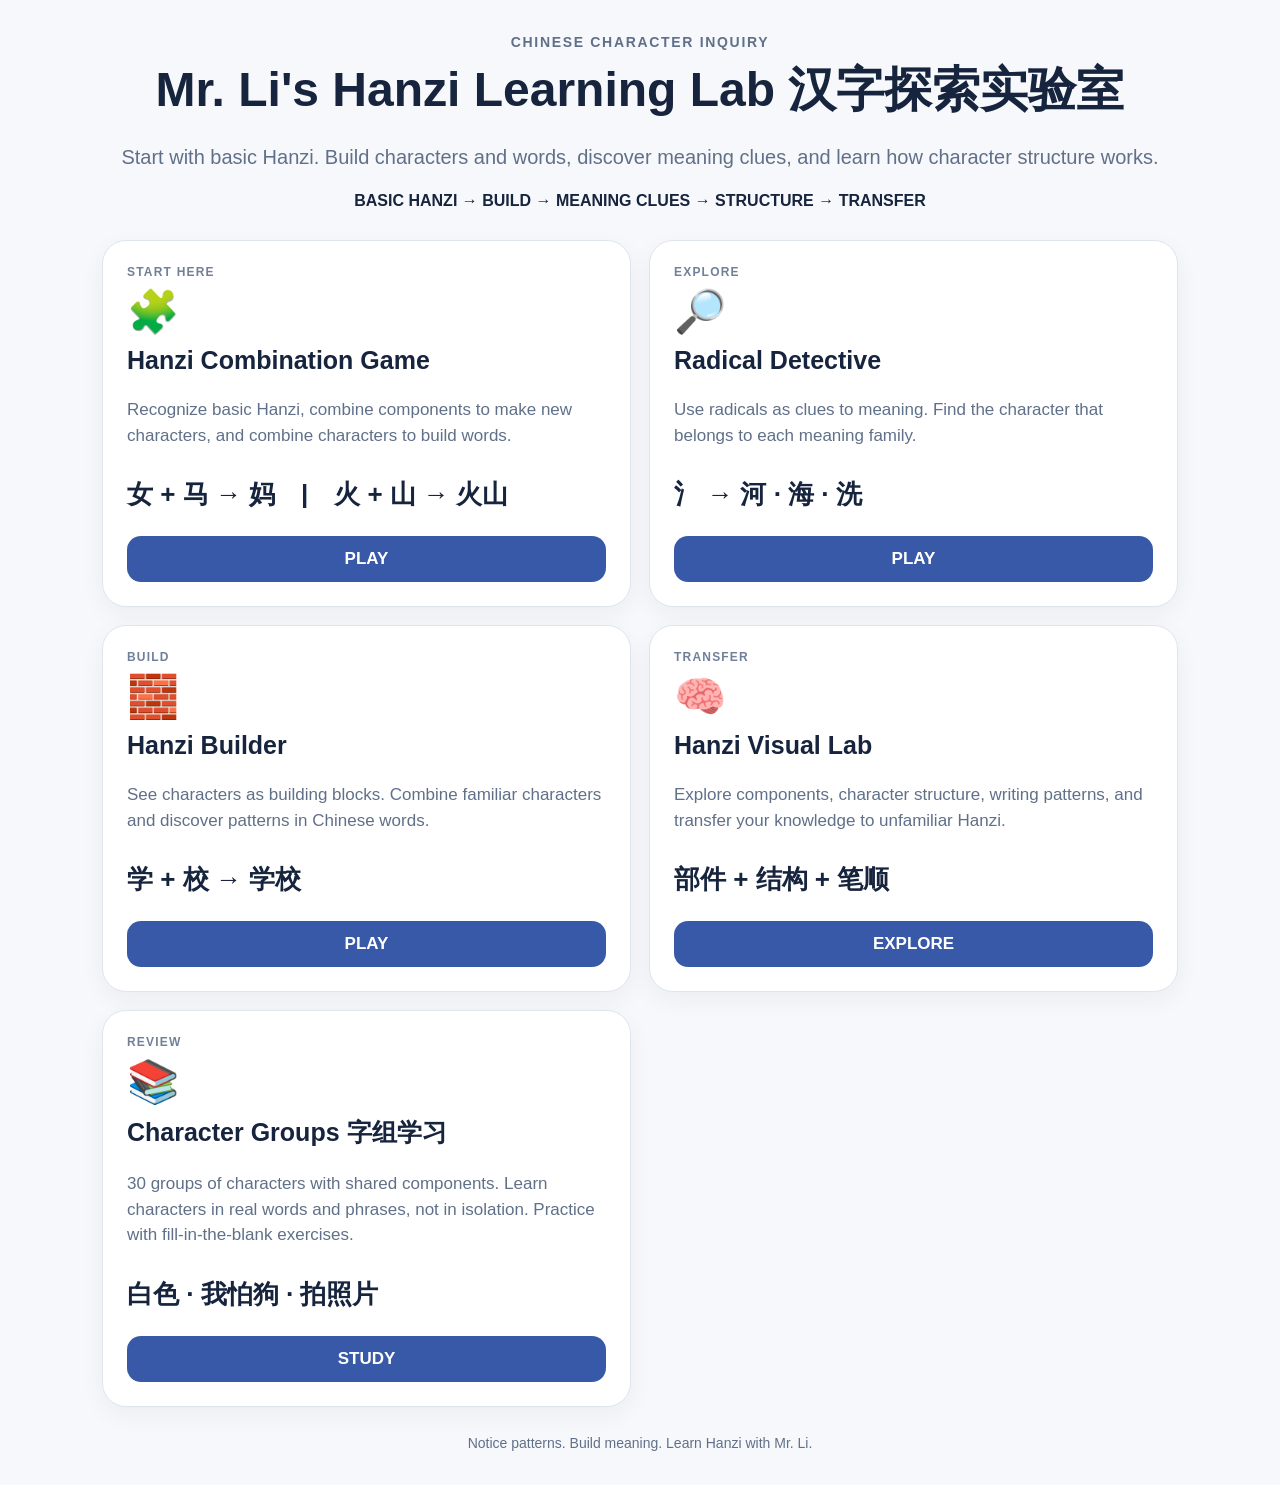
<file: index.html>
<!doctype html>
<html lang="en">
<head>
<meta charset="utf-8">
<meta name="viewport" content="width=device-width,initial-scale=1">
<title>Mr. Li's Hanzi Learning Lab</title>
<style>
*{box-sizing:border-box}body{margin:0;background:#f7f8fb;color:#17243d;font-family:Arial,"Noto Sans",sans-serif}
.wrap{max-width:1120px;margin:auto;padding:34px 22px}.hero{text-align:center;margin-bottom:30px}
.kicker{font-size:14px;font-weight:900;letter-spacing:.12em;color:#607089}.hero h1{font-size:48px;margin:8px 0}.cn{font-family:"PingFang SC","Microsoft YaHei",sans-serif}
.hero p{font-size:20px;color:#607089;line-height:1.5}.path{font-weight:800;margin-top:14px}
.grid{display:grid;grid-template-columns:repeat(2,1fr);gap:18px}.card{background:white;border:1px solid #dfe5ee;border-radius:24px;padding:24px;box-shadow:0 8px 24px #17243d0d;display:flex;flex-direction:column}
.step{font-size:12px;font-weight:900;letter-spacing:.1em;color:#718099}.icon{font-size:42px;margin-top:8px}.card h2{font-size:25px;margin:10px 0 5px}.card p{color:#607089;font-size:17px;line-height:1.5;flex:1}.example{font-size:26px;font-weight:800;margin:12px 0}.btn{display:block;text-align:center;text-decoration:none;background:#3859a8;color:white;border-radius:14px;padding:13px 16px;font-size:17px;font-weight:900;margin-top:12px}
.footer{text-align:center;color:#607089;margin-top:28px;font-size:14px}
@media(max-width:800px){.grid{grid-template-columns:1fr}.hero h1{font-size:38px}}
</style>
</head>
<body><main class="wrap">
<section class="hero"><div class="kicker">CHINESE CHARACTER INQUIRY</div>
<h1>Mr. Li's Hanzi Learning Lab <span class="cn">汉字探索实验室</span></h1>
<p>Start with basic Hanzi. Build characters and words, discover meaning clues, and learn how character structure works.</p>
<div class="path">BASIC HANZI → BUILD → MEANING CLUES → STRUCTURE → TRANSFER</div></section>
<section class="grid">
<article class="card"><div class="step">START HERE</div><div class="icon">🧩</div><h2>Hanzi Combination Game</h2><p>Recognize basic Hanzi, combine components to make new characters, and combine characters to build words.</p><div class="example cn">女 + 马 → 妈　|　火 + 山 → 火山</div><a class="btn" href="hanzi-combination-game.html">PLAY</a></article>
<article class="card"><div class="step">EXPLORE</div><div class="icon">🔎</div><h2>Radical Detective</h2><p>Use radicals as clues to meaning. Find the character that belongs to each meaning family.</p><div class="example cn">氵 → 河 · 海 · 洗</div><a class="btn" href="radical-detective.html">PLAY</a></article>
<article class="card"><div class="step">BUILD</div><div class="icon">🧱</div><h2>Hanzi Builder</h2><p>See characters as building blocks. Combine familiar characters and discover patterns in Chinese words.</p><div class="example cn">学 + 校 → 学校</div><a class="btn" href="hanzi-builder.html">PLAY</a></article>
<article class="card"><div class="step">TRANSFER</div><div class="icon">🧠</div><h2>Hanzi Visual Lab</h2><p>Explore components, character structure, writing patterns, and transfer your knowledge to unfamiliar Hanzi.</p><div class="example cn">部件 + 结构 + 笔顺</div><a class="btn" href="hanzi-visual-lab.html">EXPLORE</a></article>
<article class="card"><div class="step">REVIEW</div><div class="icon">📚</div><h2>Character Groups <span class="cn">字组学习</span></h2><p>30 groups of characters with shared components. Learn characters in real words and phrases, not in isolation. Practice with fill-in-the-blank exercises.</p><div class="example cn">白色 · 我怕狗 · 拍照片</div><a class="btn" href="hanzi-groups.html">STUDY</a></article>
</section>
<div class="footer">Notice patterns. Build meaning. Learn Hanzi with Mr. Li.</div>
</main></body></html>
</file>
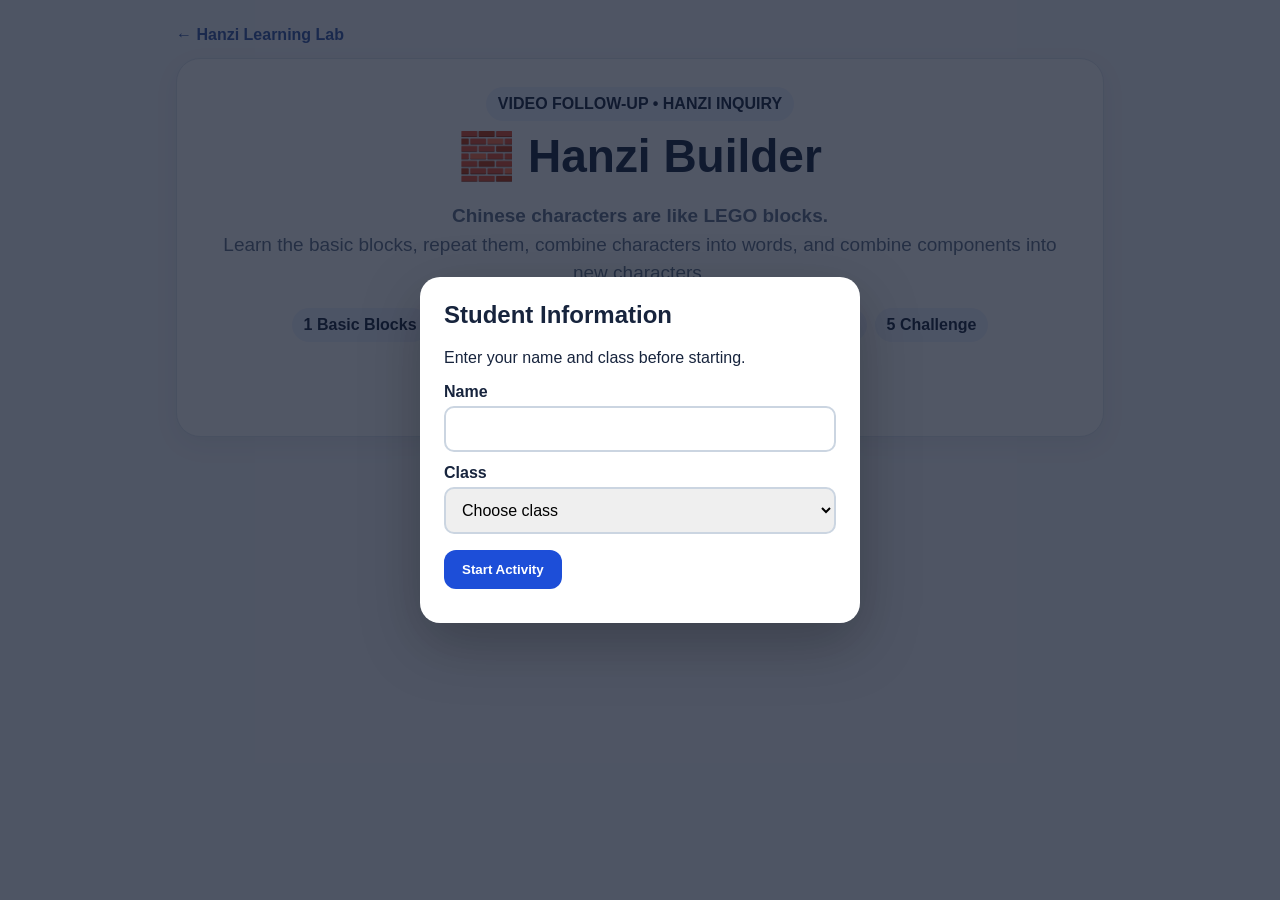
<file: hanzi-builder.html>
<!doctype html>
<html lang="en">
<head>
<meta charset="utf-8"><meta name="viewport" content="width=device-width,initial-scale=1">
<title>Mr. Li's Hanzi Learning Lab — Hanzi Builder — Chinese Characters Are Like LEGO</title>
<style>
*{box-sizing:border-box} body{margin:0;background:#f6f7fb;color:#17243d;font-family:Arial,"Noto Sans",sans-serif}
.wrap{max-width:980px;margin:auto;padding:26px}.nav a{text-decoration:none;color:#3859a8;font-weight:800}
.card{background:#fff;border:1px solid #dfe5ee;border-radius:24px;padding:28px;box-shadow:0 8px 24px #17243d10}
.hero{text-align:center}.hero h1{font-size:46px;margin:8px}.hero p{font-size:19px;color:#607089;line-height:1.5}
.path{display:flex;justify-content:center;gap:8px;flex-wrap:wrap;margin:20px 0}.pill{background:#eef2ff;border-radius:99px;padding:8px 12px;font-weight:800}
.btn{border:0;border-radius:13px;background:#3859a8;color:white;padding:13px 20px;font-size:17px;font-weight:900;cursor:pointer}
.top{display:flex;justify-content:space-between;gap:10px;font-weight:900}.bar{height:11px;background:#e6eaf1;border-radius:99px;overflow:hidden;margin:17px 0 23px}.bar div{height:100%;background:#3859a8}
.level{font-size:13px;font-weight:900;color:#3859a8;letter-spacing:.05em}.q{font-size:25px;font-weight:900;margin:12px 0}.build{font-family:"PingFang SC","Microsoft YaHei",sans-serif;font-size:54px;font-weight:800;text-align:center;margin:25px 0}
.note{text-align:center;color:#607089;margin-top:-12px;margin-bottom:18px}.opts{display:grid;grid-template-columns:1fr 1fr;gap:13px}
.opt{border:2px solid #dfe5ee;background:white;border-radius:17px;padding:17px;cursor:pointer;text-align:center;min-height:82px}.opt:hover{border-color:#8fa0ce}
.hz{font-family:"PingFang SC","Microsoft YaHei",sans-serif;font-size:35px;font-weight:800}.en{font-size:17px;color:#607089;margin-top:4px}
.good{border-color:#218c5b;background:#effaf4}.bad{border-color:#c54a4a;background:#fff1f1}.fb{margin-top:17px;padding:15px;border-radius:14px;background:#f3f5f9;font-size:17px;line-height:1.45;min-height:58px}
.next{text-align:right;margin-top:15px}.concept{margin-top:20px;padding:17px;border:1px solid #dfe5ee;border-radius:16px;background:#fafbfe}.concept b{font-size:18px}
.big{font-size:68px;font-weight:900;color:#d99000}.compare{display:grid;grid-template-columns:1fr 1fr;gap:14px;margin:20px 0}.compare div{border:1px solid #dfe5ee;border-radius:16px;padding:18px}
@media(max-width:650px){.opts,.compare{grid-template-columns:1fr}.hero h1{font-size:36px}.build{font-size:43px}.wrap{padding:14px}}
</style><style>
.student-modal{position:fixed;inset:0;background:rgba(15,23,42,.72);display:flex;align-items:center;justify-content:center;z-index:9999;padding:20px}.student-box{background:#fff;border-radius:20px;padding:24px;max-width:440px;width:100%;box-shadow:0 20px 60px rgba(0,0,0,.25)}.student-box h2{margin-top:0}.student-box label{display:block;font-weight:800;margin:12px 0 5px}.student-box input,.student-box select{width:100%;box-sizing:border-box;padding:12px;border:2px solid #cbd5e1;border-radius:10px;font:inherit}.student-box button,.submit-result-btn{margin-top:16px;border:0;border-radius:12px;padding:12px 18px;background:#1d4ed8;color:#fff;font-weight:800;cursor:pointer}.submit-result-btn:disabled{opacity:.55}.submit-status{margin-top:10px;font-weight:700}
</style></head>
<body><div class="student-modal" id="studentModal"><div class="student-box"><h2>Student Information</h2><p>Enter your name and class before starting.</p><label for="studentName">Name</label><input id="studentName" maxlength="24" autocomplete="name"><label for="studentClass">Class</label><select id="studentClass"><option value="">Choose class</option><option>Grade 6</option><option>Grade 8</option><option>Grade 9</option><option>Grade 10</option><option>Grade 11</option><option>IB DP1</option><option>Other</option></select><button id="studentStart">Start Activity</button><div class="submit-status" id="studentError"></div></div></div><div class="wrap"><div class="nav"><a href="index.html">← Hanzi Learning Lab</a></div><div id="app" style="margin-top:14px"></div></div>
<script>
const Q=[
{l:1,t:"BASIC BUILDING BLOCKS",q:"Which character means “fire”?",b:"🔥",a:"火",o:[["火",""],["木",""],["水",""],["山",""]],fb:"火 means fire. It is one of our basic Hanzi building blocks."},
{l:1,t:"BASIC BUILDING BLOCKS",q:"Which character means “tree / wood”?",b:"🌳",a:"木",o:[["木",""],["人",""],["门",""],["田",""]],fb:"木 means tree or wood."},
{l:1,t:"BASIC BUILDING BLOCKS",q:"Which character means “sun / day”?",b:"☀️",a:"日",o:[["日",""],["月",""],["口",""],["王",""]],fb:"日 means sun and is also used for day."},
{l:1,t:"BASIC BUILDING BLOCKS",q:"Which character means “person”?",b:"🧍",a:"人",o:[["人",""],["女",""],["木",""],["山",""]],fb:"人 means person."},
{l:1,t:"BASIC BUILDING BLOCKS",q:"Which character means “mouth”?",b:"👄",a:"口",o:[["口",""],["门",""],["日",""],["田",""]],fb:"口 means mouth."},
{l:1,t:"BASIC BUILDING BLOCKS",q:"Which character means “door”?",b:"🚪",a:"门",o:[["门",""],["口",""],["山",""],["王",""]],fb:"门 means door."},
{l:1,t:"BASIC BUILDING BLOCKS",q:"Which character means “mountain”?",b:"⛰️",a:"山",o:[["山",""],["水",""],["木",""],["人",""]],fb:"山 means mountain."},
{l:1,t:"BASIC BUILDING BLOCKS",q:"Which character means “water”?",b:"💧",a:"水",o:[["水",""],["火",""],["月",""],["女",""]],fb:"水 means water."},
{l:1,t:"BASIC BUILDING BLOCKS",q:"Which character means “moon / month”?",b:"🌙",a:"月",o:[["月",""],["日",""],["田",""],["门",""]],fb:"月 means moon and is also used for month."},
{l:1,t:"BASIC BUILDING BLOCKS",q:"Which character means “woman”?",b:"👩",a:"女",o:[["女",""],["人",""],["王",""],["口",""]],fb:"女 means woman."},
{l:1,t:"BASIC BUILDING BLOCKS",q:"Which character means “field”?",b:"🌾",a:"田",o:[["田",""],["日",""],["口",""],["门",""]],fb:"田 means field."},
{l:1,t:"BASIC BUILDING BLOCKS",q:"Which character means “king”?",b:"👑",a:"王",o:[["王",""],["人",""],["山",""],["木",""]],fb:"王 means king."},

{l:2,t:"REPEAT THE BLOCK",q:"人 means person. What does 从 mean?",b:"人 + 人 → 从",a:"follow",o:[["follow","follow"],["crowd","crowd"],["forest","forest"],["king","king"]],fb:"从 means follow. Repeating or arranging familiar parts can create a new character."},
{l:2,t:"REPEAT THE BLOCK",q:"What does 众 mean?",b:"人 + 人 + 人 → 众",a:"crowd / many people",o:[["crowd / many people","crowd / many people"],["follow","follow"],["forest","forest"],["family","family"]],fb:"众 means crowd or many people. Notice the repeated 人 shapes."},
{l:2,t:"REPEAT THE BLOCK",q:"木 means tree. What does 林 mean?",b:"木 + 木 → 林",a:"woods / forest",o:[["woods / forest","woods / forest"],["dense forest","dense forest"],["mountain","mountain"],["field","field"]],fb:"林 means woods or forest: more than one tree."},
{l:2,t:"REPEAT THE BLOCK",q:"What does 森 mean?",b:"木 + 木 + 木 → 森",a:"dense forest",o:[["dense forest","dense forest"],["woods","woods"],["water","water"],["door","door"]],fb:"森 suggests a dense forest. Three 木 make the idea stronger."},

{l:3,t:"CHARACTERS BUILD WORDS",q:"Two complete characters stay side by side. What word do they make?",b:"大 + 人 → 大人",a:"adult",o:[["adult","adult"],["big person only","big person only"],["family","family"],["prince","prince"]],fb:"大人 means adult. Here, two complete characters combine to make a WORD."},
{l:3,t:"CHARACTERS BUILD WORDS",q:"What word is built from fire + mountain?",b:"火 + 山 → 火山",a:"volcano",o:[["volcano","volcano"],["forest fire","forest fire"],["hot mountain","hot mountain"],["sunset","sunset"]],fb:"火山 means volcano. 火 and 山 remain two separate characters."},
{l:3,t:"CHARACTERS BUILD WORDS",q:"What word is built from woman + king?",b:"女 + 王 → 女王",a:"queen",o:[["queen","queen"],["woman","woman"],["princess","princess"],["mother","mother"]],fb:"女王 means queen."},
{l:3,t:"CHARACTERS BUILD WORDS",q:"What word is built from king + child?",b:"王 + 子 → 王子",a:"prince",o:[["prince","prince"],["king","king"],["child","child"],["family","family"]],fb:"王子 means prince."},
{l:3,t:"CHARACTERS BUILD WORDS",q:"What word is built from home/family + person?",b:"家 + 人 → 家人",a:"family member(s)",o:[["family member(s)","family member(s)"],["adult","adult"],["queen","queen"],["visitor","visitor"]],fb:"家人 means family member or family members."},

{l:4,t:"COMPONENTS BUILD ONE CHARACTER",q:"These two components fit inside ONE character. What character do they build?",b:"亻 + 木 → ?",a:"休",o:[["休","rest"],["林","forest"],["从","follow"],["问","ask"]],fb:"亻 + 木 → 休 (rest). The parts fit together inside ONE character."},
{l:4,t:"COMPONENTS BUILD ONE CHARACTER",q:"What character is built from 女 + 马?",b:"女 + 马 → ?",a:"妈",o:[["妈","mom"],["好","good"],["安","safe / peaceful"],["女王","queen"]],fb:"女 + 马 → 妈 (mom). 妈 is ONE character."},
{l:4,t:"COMPONENTS BUILD ONE CHARACTER",q:"What character is built from 日 + 月?",b:"日 + 月 → ?",a:"明",o:[["明","bright"],["问","ask"],["休","rest"],["森","dense forest"]],fb:"日 + 月 → 明 (bright). Two components form ONE character."},
{l:4,t:"COMPONENTS BUILD ONE CHARACTER",q:"What character is built from 门 + 口?",b:"门 + 口 → ?",a:"问",o:[["问","ask"],["明","bright"],["安","safe"],["妈","mom"]],fb:"门 + 口 → 问 (ask). The 口 sits inside 门."},
{l:4,t:"COMPONENTS BUILD ONE CHARACTER",q:"What character is built from 女 + 子?",b:"女 + 子 → ?",a:"好",o:[["好","good"],["妈","mom"],["安","safe"],["休","rest"]],fb:"女 + 子 → 好 (good). Two components build ONE Hanzi."},
{l:4,t:"COMPONENTS BUILD ONE CHARACTER",q:"What character is built from roof radical 宀 + 女?",b:"宀 + 女 → ?",a:"安",o:[["安","safe / peaceful"],["家","home"],["好","good"],["问","ask"]],fb:"宀 + 女 → 安 (safe / peaceful). Notice the top–bottom structure."},

{l:5,t:"HANZI LEGO CHALLENGE",q:"Which example makes TWO characters — a word — rather than ONE character?",b:"WORD or CHARACTER?",a:"火山",o:[["火山","volcano"],["明","bright"],["好","good"],["休","rest"]],fb:"火山 is a WORD made of two complete characters: 火 + 山."},
{l:5,t:"HANZI LEGO CHALLENGE",q:"Which example is ONE character built from components?",b:"WORD or CHARACTER?",a:"妈",o:[["妈","mom"],["女王","queen"],["王子","prince"],["家人","family"]],fb:"妈 is ONE character built from 女 + 马."}
];

let i=0,score=0,locked=false; const A=document.getElementById("app");
function shuffle(a){return [...a].sort(()=>Math.random()-.5)}
function intro(){A.innerHTML=`<div class="card hero"><div class="pill" style="display:inline-block">VIDEO FOLLOW-UP • HANZI INQUIRY</div><h1>🧱 Hanzi Builder</h1><p><b>Chinese characters are like LEGO blocks.</b><br>Learn the basic blocks, repeat them, combine characters into words, and combine components into new characters.</p><div class="path"><span class="pill">1 Basic Blocks</span><span class="pill">2 Repeat</span><span class="pill">3 Build Words</span><span class="pill">4 Build One Character</span><span class="pill">5 Challenge</span></div><button class="btn" onclick="start()">Start Building</button></div>`}
function start(){i=0;score=0;show()}
function show(){locked=false;let x=Q[i],opts=shuffle(x.o);A.innerHTML=`<div class="top"><span>${x.t}</span><span>Score: ${score}/${i}</span></div><div class="bar"><div style="width:${i/Q.length*100}%"></div></div><div class="card"><div class="level">LEVEL ${x.l} • QUESTION ${i+1} OF ${Q.length}</div><div class="q">${x.q}</div><div class="build">${x.b}</div><div class="opts">${opts.map(o=>`<button class="opt" data-v="${o[0]}" onclick="pick(this)"><div class="hz">${/^[\u3400-\u9fff]+$/.test(o[0])?o[0]:''}</div>${o[1]?`<div class="en">${o[1]}</div>`:""}</button>`).join("")}</div><div class="fb" id="fb">Look for known blocks. Use the structure as evidence.</div><div class="next"><button class="btn" id="next" onclick="next()" disabled>Next →</button></div></div>`}
function pick(el){if(locked)return;locked=true;let x=Q[i],ok=el.dataset.v===x.a;if(ok)score++;document.querySelectorAll(".opt").forEach(b=>{if(b.dataset.v===x.a)b.classList.add("good");else if(b===el)b.classList.add("bad")});document.getElementById("fb").innerHTML=(ok?"✅ <b>Correct.</b> ":"💡 <b>Look again.</b> ")+x.fb;document.getElementById("next").disabled=false}
function next(){i++;if(i<Q.length)show();else finish()}
function finish(){A.innerHTML=`<div class="card hero"><div class="pill" style="display:inline-block">BUILD COMPLETE</div><div class="big">${score}/${Q.length}</div><h1>Now you can see the system.</h1><div class="compare"><div><b>COMPONENTS → ONE CHARACTER</b><div class="build" style="font-size:35px">女 + 马 → 妈</div><p>Parts fit together inside one square character.</p></div><div><b>CHARACTERS → A WORD</b><div class="build" style="font-size:35px">火 + 山 → 火山</div><p>Complete characters stay separate and combine their meanings.</p></div></div><div class="concept"><b>Big Idea</b><p>Hanzi is not a collection of random pictures. Known parts can repeat, combine, and help us understand unfamiliar characters and words.</p></div><p><button class="btn" onclick="start()">Play Again</button></p><button class="submit-result-btn" id="submitResult">Submit result to Mr. Li</button><div class="submit-status" id="submitMsg"></div></div>`;document.getElementById("submitResult").onclick=()=>sendStudentResult({totalQuestions:Q.length,correct:score,totalAttempts:Q.length,buildFirstTryRate:Q.length?score/Q.length:""},document.getElementById("submitResult"),document.getElementById("submitMsg"))}
intro();
</script><script>
const RESULTS_ENDPOINT="https://script.google.com/macros/s/AKfycbxfFi4GnZp_uFTdR16jCefO8D1cRzz0hBO-C5ACpM8GPMN3k2M3tRWYL3Eckgjf7sUr/exec";
const GAME_NAME="Hanzi Builder 1.0";
let studentProfile=null, activityStartedAt=Date.now();
(function(){
 const saved=JSON.parse(localStorage.getItem("hanziStudentProfile")||"null");
 if(saved){document.getElementById("studentName").value=saved.nickname||"";document.getElementById("studentClass").value=saved.className||"";}
 document.getElementById("studentStart").onclick=()=>{
  const nickname=document.getElementById("studentName").value.trim(),className=document.getElementById("studentClass").value;
  if(!nickname||!className){document.getElementById("studentError").textContent="Please enter your name and choose your class.";return;}
  studentProfile={nickname,className};localStorage.setItem("hanziStudentProfile",JSON.stringify(studentProfile));activityStartedAt=Date.now();document.getElementById("studentModal").style.display="none";
 };
})();
async function sendStudentResult(metrics,btn,msg){
 if(!studentProfile){msg.textContent="Name and class are missing.";return;}
 btn.disabled=true;msg.textContent="Submitting…";
 const total=Number(metrics.totalQuestions||0), correct=Number(metrics.correct||0);
 const result={submittedAt:new Date().toISOString(),className:studentProfile.className,nickname:studentProfile.nickname,completed:"Yes",durationMinutes:Math.max(1,Math.round((Date.now()-activityStartedAt)/60000)),totalQuestions:total,firstTryCorrect:correct,firstTryRate:total?correct/total:0,totalAttempts:Number(metrics.totalAttempts||total),extraAttempts:Math.max(0,Number(metrics.totalAttempts||total)-total),meaningsReviewed:metrics.meaningsReviewed||"",buildFirstTryRate:metrics.buildFirstTryRate||"",strokeOrderFirstTryRate:metrics.strokeOrderFirstTryRate||"",mixedChallengeFirstTryRate:metrics.mixedChallengeFirstTryRate||"",hardestItems:metrics.hardestItems||"",gameVersion:GAME_NAME,submissionId:(globalThis.crypto?.randomUUID?.()||Date.now()+"-"+Math.random().toString(16).slice(2))};
 try{await fetch(RESULTS_ENDPOINT,{method:"POST",mode:"no-cors",headers:{"Content-Type":"text/plain;charset=utf-8"},body:JSON.stringify(result)});msg.textContent="Result submitted to Mr. Li.";btn.textContent="Submitted";}
 catch(e){msg.textContent="Submission did not work. Please tell Mr. Li.";btn.disabled=false;}
}
</script></body></html>
</file>
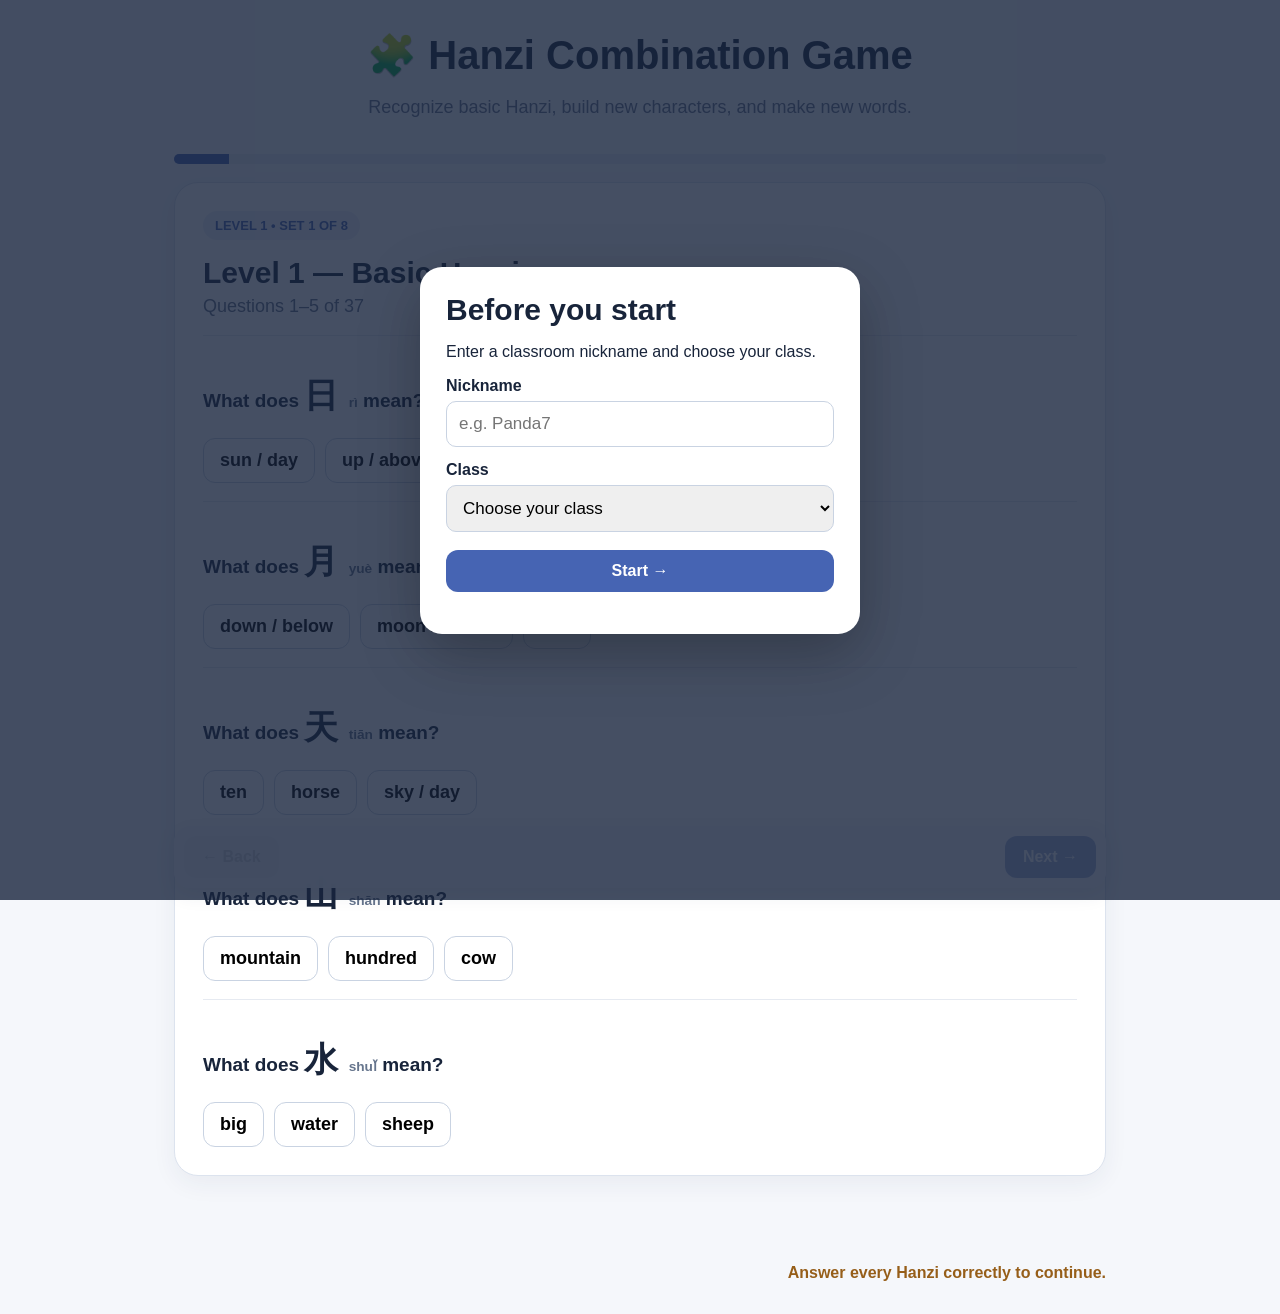
<file: hanzi-combination-game.html>
<!doctype html><html lang="en"><head><meta charset="utf-8"><meta name="viewport" content="width=device-width,initial-scale=1"><title>Mr. Li's Hanzi Learning Lab — Hanzi Combination Game</title>
<style>
*{box-sizing:border-box}body{margin:0;font-family:Arial,"Noto Sans SC","PingFang SC","Microsoft YaHei",sans-serif;background:#f5f7fb;color:#18243a}.wrap{max-width:980px;margin:auto;padding:24px}.hero{text-align:center}.hero h1{font-size:40px;margin:8px}.hero p,.sub{color:#65728a;font-size:18px}.progress{height:10px;background:#e6ebf3;border-radius:99px;overflow:hidden;margin:18px 0}.bar{height:100%;background:#4664b3;transition:.25s}.card{background:#fff;border:1px solid #dce3ee;border-radius:24px;padding:28px;box-shadow:0 8px 24px #2436580f;min-height:500px}.badge{display:inline-block;background:#edf1fb;color:#4664b3;border-radius:999px;padding:7px 12px;font-size:13px;font-weight:800}h2{font-size:30px;margin:16px 0 6px}.note{margin:18px 0;background:#fff7df;border-radius:14px;padding:14px 16px}.question{margin-top:18px;padding-top:18px;border-top:1px solid #e6eaf1}.question h3{font-size:19px}.hanzi-q{font-size:34px}.pinyin{font-size:.72em;font-weight:600;color:#66758d;margin-left:5px}.opts{display:flex;gap:10px;flex-wrap:wrap}.opt{background:#fff;border:1px solid #c9d3e2;border-radius:12px;padding:11px 16px;font-size:18px;font-weight:700;cursor:pointer}.opt.correct{background:#edf8f0;border:2px solid #4f9966}.opt.wrong{background:#fff0f0;border:2px solid #cb7070}.feedback{display:none;margin-top:10px;font-weight:800}.feedback.show{display:block}.feedback.good{color:#35764a}.feedback.try{color:#a54d4d}.controls{display:flex;justify-content:space-between;margin-top:18px;position:sticky;bottom:12px;z-index:20;background:#f5f7fbeF;padding:10px;border-radius:16px;box-shadow:0 6px 20px #24365818;backdrop-filter:blur(8px)}.btn{border:0;border-radius:12px;padding:12px 18px;font-weight:800;font-size:16px;cursor:pointer}.primary{background:#4664b3;color:#fff}.secondary{background:#e9edf5}.btn:disabled{opacity:.45;cursor:not-allowed}.status{text-align:right;color:#965e19;font-weight:700;margin-top:8px;padding-bottom:8px}.pair{font-size:40px;font-weight:800;text-align:center;margin:18px}.scorebox{text-align:center;padding:24px}.score{font-size:58px;font-weight:900}.small{font-size:14px;color:#78849a}@media(max-width:720px){.hero h1{font-size:32px}.card{padding:20px}}
.studentbar{display:flex;gap:10px;justify-content:center;align-items:center;flex-wrap:wrap;margin:12px 0;color:#65728a;font-weight:700}.modal{position:fixed;inset:0;background:#17243dcc;display:flex;align-items:center;justify-content:center;z-index:99;padding:20px}.modal.hidden{display:none}.modalbox{background:white;border-radius:22px;padding:26px;max-width:440px;width:100%;box-shadow:0 20px 60px #0004}.modalbox h2{margin-top:0}.modalbox label{display:block;font-weight:800;margin:14px 0 6px}.modalbox input,.modalbox select{width:100%;padding:12px;border:1px solid #c9d3e2;border-radius:10px;font-size:17px}.modalbox .btn{width:100%;margin-top:18px}.submitmsg{text-align:center;font-weight:800;margin-top:12px;color:#35764a}</style></head><body><div class="wrap"><div class="hero"><h1>🧩 Hanzi Combination Game</h1><p>Recognize basic Hanzi, build new characters, and make new words.</p><div class="studentbar" id="studentbar"></div></div>
<div class="modal" id="studentModal"><div class="modalbox"><h2>Before you start</h2><p>Enter a classroom nickname and choose your class.</p><label>Nickname</label><input id="nickname" maxlength="24" placeholder="e.g. Panda7"><label>Class</label><select id="className"><option value="">Choose your class</option><option>Grade 6</option><option>Grade 8</option><option>Grade 9</option><option>Grade 10</option><option>Grade 11</option><option>IB DP1</option><option>Other</option></select><button class="btn primary" id="startGame">Start →</button><div id="profileError" class="status"></div></div></div><div class="progress"><div class="bar" id="bar"></div></div><main class="card" id="card"></main><div class="controls"><button class="btn secondary" id="back">← Back</button><button class="btn primary" id="next">Next →</button></div><div class="status" id="status"></div></div>
<script>
const BASIC_PAGES=8;
const RESULTS_ENDPOINT="https://script.google.com/macros/s/AKfycbxfFi4GnZp_uFTdR16jCefO8D1cRzz0hBO-C5ACpM8GPMN3k2M3tRWYL3Eckgjf7sUr/exec";
let profile=null;
const savedProfile=JSON.parse(localStorage.getItem("hanziStudentProfile")||"null");
let startedAt=Date.now();
const attemptLog={};
const firstTryLog={};
function updateStudentBar(){document.getElementById("studentbar").textContent=profile?profile.nickname+" · "+profile.className:"";}
document.getElementById("startGame").onclick=()=>{const nickname=document.getElementById("nickname").value.trim(),className=document.getElementById("className").value;if(nickname.length<2||!className){document.getElementById("profileError").textContent="Enter a nickname and choose your class.";return}profile={nickname,className};localStorage.setItem("hanziStudentProfile",JSON.stringify(profile));document.getElementById("studentModal").classList.add("hidden");startedAt=Date.now();updateStudentBar();};
if(savedProfile){document.getElementById("nickname").value=savedProfile.nickname||"";document.getElementById("className").value=savedProfile.className||"";}updateStudentBar();
const screens=[
{title:'Level 1 — Basic Hanzi',sub:'Questions 1–5 of 37',body:'<div class="question"><h3>What does <span class="hanzi-q">日</span> <span class="pinyin">rì</span> mean?</h3><div class="opts"><button class="opt" data-ok="1">sun / day</button><button class="opt" data-ok="0">up / above</button><button class="opt" data-ok="0">ear</button></div><div class="feedback" data-success="Correct! 日 = sun / day"></div></div><div class="question"><h3>What does <span class="hanzi-q">月</span> <span class="pinyin">yuè</span> mean?</h3><div class="opts"><button class="opt" data-ok="0">down / below</button><button class="opt" data-ok="1">moon / month</button><button class="opt" data-ok="0">foot</button></div><div class="feedback" data-success="Correct! 月 = moon / month"></div></div><div class="question"><h3>What does <span class="hanzi-q">天</span> <span class="pinyin">tiān</span> mean?</h3><div class="opts"><button class="opt" data-ok="0">ten</button><button class="opt" data-ok="0">horse</button><button class="opt" data-ok="1">sky / day</button></div><div class="feedback" data-success="Correct! 天 = sky / day"></div></div><div class="question"><h3>What does <span class="hanzi-q">山</span> <span class="pinyin">shān</span> mean?</h3><div class="opts"><button class="opt" data-ok="1">mountain</button><button class="opt" data-ok="0">hundred</button><button class="opt" data-ok="0">cow</button></div><div class="feedback" data-success="Correct! 山 = mountain"></div></div><div class="question"><h3>What does <span class="hanzi-q">水</span> <span class="pinyin">shuǐ</span> mean?</h3><div class="opts"><button class="opt" data-ok="0">big</button><button class="opt" data-ok="1">water</button><button class="opt" data-ok="0">sheep</button></div><div class="feedback" data-success="Correct! 水 = water"></div></div>'},
{title:'Level 1 — Basic Hanzi',sub:'Questions 6–10 of 37',body:'<div class="question"><h3>What does <span class="hanzi-q">火</span> <span class="pinyin">huǒ</span> mean?</h3><div class="opts"><button class="opt" data-ok="0">small</button><button class="opt" data-ok="0">bird</button><button class="opt" data-ok="1">fire</button></div><div class="feedback" data-success="Correct! 火 = fire"></div></div><div class="question"><h3>What does <span class="hanzi-q">木</span> <span class="pinyin">mù</span> mean?</h3><div class="opts"><button class="opt" data-ok="1">tree / wood</button><button class="opt" data-ok="0">mouth</button><button class="opt" data-ok="0">fish</button></div><div class="feedback" data-success="Correct! 木 = tree / wood"></div></div><div class="question"><h3>What does <span class="hanzi-q">上</span> <span class="pinyin">shàng</span> mean?</h3><div class="opts"><button class="opt" data-ok="0">eye</button><button class="opt" data-ok="1">up / above</button><button class="opt" data-ok="0">person</button></div><div class="feedback" data-success="Correct! 上 = up / above"></div></div><div class="question"><h3>What does <span class="hanzi-q">下</span> <span class="pinyin">xià</span> mean?</h3><div class="opts"><button class="opt" data-ok="0">hand</button><button class="opt" data-ok="0">king</button><button class="opt" data-ok="1">down / below</button></div><div class="feedback" data-success="Correct! 下 = down / below"></div></div><div class="question"><h3>What does <span class="hanzi-q">十</span> <span class="pinyin">shí</span> mean?</h3><div class="opts"><button class="opt" data-ok="1">ten</button><button class="opt" data-ok="0">head</button><button class="opt" data-ok="0">vehicle / car</button></div><div class="feedback" data-success="Correct! 十 = ten"></div></div>'},
{title:'Level 1 — Basic Hanzi',sub:'Questions 11–15 of 37',body:'<div class="question"><h3>What does <span class="hanzi-q">百</span> <span class="pinyin">bǎi</span> mean?</h3><div class="opts"><button class="opt" data-ok="0">ear</button><button class="opt" data-ok="1">hundred</button><button class="opt" data-ok="0">rice</button></div><div class="feedback" data-success="Correct! 百 = hundred"></div></div><div class="question"><h3>What does <span class="hanzi-q">大</span> <span class="pinyin">dà</span> mean?</h3><div class="opts"><button class="opt" data-ok="0">foot</button><button class="opt" data-ok="0">field</button><button class="opt" data-ok="1">big</button></div><div class="feedback" data-success="Correct! 大 = big"></div></div><div class="question"><h3>What does <span class="hanzi-q">小</span> <span class="pinyin">xiǎo</span> mean?</h3><div class="opts"><button class="opt" data-ok="1">small</button><button class="opt" data-ok="0">horse</button><button class="opt" data-ok="0">grain / crop</button></div><div class="feedback" data-success="Correct! 小 = small"></div></div><div class="question"><h3>What does <span class="hanzi-q">口</span> <span class="pinyin">kǒu</span> mean?</h3><div class="opts"><button class="opt" data-ok="0">cow</button><button class="opt" data-ok="1">mouth</button><button class="opt" data-ok="0">white</button></div><div class="feedback" data-success="Correct! 口 = mouth"></div></div><div class="question"><h3>What does <span class="hanzi-q">目</span> <span class="pinyin">mù</span> mean?</h3><div class="opts"><button class="opt" data-ok="0">sheep</button><button class="opt" data-ok="0">open</button><button class="opt" data-ok="1">eye</button></div><div class="feedback" data-success="Correct! 目 = eye"></div></div>'},
{title:'Level 1 — Basic Hanzi',sub:'Questions 16–20 of 37',body:'<div class="question"><h3>What does <span class="hanzi-q">手</span> <span class="pinyin">shǒu</span> mean?</h3><div class="opts"><button class="opt" data-ok="1">hand</button><button class="opt" data-ok="0">bird</button><button class="opt" data-ok="0">woman / female</button></div><div class="feedback" data-success="Correct! 手 = hand"></div></div><div class="question"><h3>What does <span class="hanzi-q">头</span> <span class="pinyin">tóu</span> mean?</h3><div class="opts"><button class="opt" data-ok="0">fish</button><button class="opt" data-ok="1">head</button><button class="opt" data-ok="0">work / labor</button></div><div class="feedback" data-success="Correct! 头 = head"></div></div><div class="question"><h3>What does <span class="hanzi-q">耳</span> <span class="pinyin">ěr</span> mean?</h3><div class="opts"><button class="opt" data-ok="0">person</button><button class="opt" data-ok="0">knife</button><button class="opt" data-ok="1">ear</button></div><div class="feedback" data-success="Correct! 耳 = ear"></div></div><div class="question"><h3>What does <span class="hanzi-q">足</span> <span class="pinyin">zú</span> mean?</h3><div class="opts"><button class="opt" data-ok="1">foot</button><button class="opt" data-ok="0">king</button><button class="opt" data-ok="0">door</button></div><div class="feedback" data-success="Correct! 足 = foot"></div></div><div class="question"><h3>What does <span class="hanzi-q">马</span> <span class="pinyin">mǎ</span> mean?</h3><div class="opts"><button class="opt" data-ok="0">vehicle / car</button><button class="opt" data-ok="1">horse</button><button class="opt" data-ok="0">hair / fur</button></div><div class="feedback" data-success="Correct! 马 = horse"></div></div>'},
{title:'Level 1 — Basic Hanzi',sub:'Questions 21–25 of 37',body:'<div class="question"><h3>What does <span class="hanzi-q">牛</span> <span class="pinyin">niú</span> mean?</h3><div class="opts"><button class="opt" data-ok="0">rice</button><button class="opt" data-ok="0">sun / day</button><button class="opt" data-ok="1">cow</button></div><div class="feedback" data-success="Correct! 牛 = cow"></div></div><div class="question"><h3>What does <span class="hanzi-q">羊</span> <span class="pinyin">yáng</span> mean?</h3><div class="opts"><button class="opt" data-ok="1">sheep</button><button class="opt" data-ok="0">field</button><button class="opt" data-ok="0">moon / month</button></div><div class="feedback" data-success="Correct! 羊 = sheep"></div></div><div class="question"><h3>What does <span class="hanzi-q">鸟</span> <span class="pinyin">niǎo</span> mean?</h3><div class="opts"><button class="opt" data-ok="0">grain / crop</button><button class="opt" data-ok="1">bird</button><button class="opt" data-ok="0">sky / day</button></div><div class="feedback" data-success="Correct! 鸟 = bird"></div></div><div class="question"><h3>What does <span class="hanzi-q">鱼</span> <span class="pinyin">yú</span> mean?</h3><div class="opts"><button class="opt" data-ok="0">white</button><button class="opt" data-ok="0">mountain</button><button class="opt" data-ok="1">fish</button></div><div class="feedback" data-success="Correct! 鱼 = fish"></div></div><div class="question"><h3>What does <span class="hanzi-q">人</span> <span class="pinyin">rén</span> mean?</h3><div class="opts"><button class="opt" data-ok="1">person</button><button class="opt" data-ok="0">open</button><button class="opt" data-ok="0">water</button></div><div class="feedback" data-success="Correct! 人 = person"></div></div>'},
{title:'Level 1 — Basic Hanzi',sub:'Questions 26–30 of 37',body:'<div class="question"><h3>What does <span class="hanzi-q">王</span> <span class="pinyin">wáng</span> mean?</h3><div class="opts"><button class="opt" data-ok="0">woman / female</button><button class="opt" data-ok="1">king</button><button class="opt" data-ok="0">fire</button></div><div class="feedback" data-success="Correct! 王 = king"></div></div><div class="question"><h3>What does <span class="hanzi-q">车</span> <span class="pinyin">chē</span> mean?</h3><div class="opts"><button class="opt" data-ok="0">work / labor</button><button class="opt" data-ok="0">tree / wood</button><button class="opt" data-ok="1">vehicle / car</button></div><div class="feedback" data-success="Correct! 车 = vehicle / car"></div></div><div class="question"><h3>What does <span class="hanzi-q">米</span> <span class="pinyin">mǐ</span> mean?</h3><div class="opts"><button class="opt" data-ok="1">rice</button><button class="opt" data-ok="0">knife</button><button class="opt" data-ok="0">up / above</button></div><div class="feedback" data-success="Correct! 米 = rice"></div></div><div class="question"><h3>What does <span class="hanzi-q">田</span> <span class="pinyin">tián</span> mean?</h3><div class="opts"><button class="opt" data-ok="0">door</button><button class="opt" data-ok="1">field</button><button class="opt" data-ok="0">down / below</button></div><div class="feedback" data-success="Correct! 田 = field"></div></div><div class="question"><h3>What does <span class="hanzi-q">禾</span> <span class="pinyin">hé</span> mean?</h3><div class="opts"><button class="opt" data-ok="0">hair / fur</button><button class="opt" data-ok="0">ten</button><button class="opt" data-ok="1">grain / crop</button></div><div class="feedback" data-success="Correct! 禾 = grain / crop"></div></div>'},
{title:'Level 1 — Basic Hanzi',sub:'Questions 31–35 of 37',body:'<div class="question"><h3>What does <span class="hanzi-q">白</span> <span class="pinyin">bái</span> mean?</h3><div class="opts"><button class="opt" data-ok="1">white</button><button class="opt" data-ok="0">sun / day</button><button class="opt" data-ok="0">hundred</button></div><div class="feedback" data-success="Correct! 白 = white"></div></div><div class="question"><h3>What does <span class="hanzi-q">开</span> <span class="pinyin">kāi</span> mean?</h3><div class="opts"><button class="opt" data-ok="0">moon / month</button><button class="opt" data-ok="1">open</button><button class="opt" data-ok="0">big</button></div><div class="feedback" data-success="Correct! 开 = open"></div></div><div class="question"><h3>What does <span class="hanzi-q">女</span> <span class="pinyin">nǚ</span> mean?</h3><div class="opts"><button class="opt" data-ok="0">sky / day</button><button class="opt" data-ok="0">small</button><button class="opt" data-ok="1">woman / female</button></div><div class="feedback" data-success="Correct! 女 = woman / female"></div></div><div class="question"><h3>What does <span class="hanzi-q">工</span> <span class="pinyin">gōng</span> mean?</h3><div class="opts"><button class="opt" data-ok="1">work / labor</button><button class="opt" data-ok="0">mountain</button><button class="opt" data-ok="0">mouth</button></div><div class="feedback" data-success="Correct! 工 = work / labor"></div></div><div class="question"><h3>What does <span class="hanzi-q">刀</span> <span class="pinyin">dāo</span> mean?</h3><div class="opts"><button class="opt" data-ok="0">water</button><button class="opt" data-ok="1">knife</button><button class="opt" data-ok="0">eye</button></div><div class="feedback" data-success="Correct! 刀 = knife"></div></div>'},
{title:'Level 1 — Basic Hanzi',sub:'Questions 36–37 of 37',body:'<div class="question"><h3>What does <span class="hanzi-q">门</span> <span class="pinyin">mén</span> mean?</h3><div class="opts"><button class="opt" data-ok="0">fire</button><button class="opt" data-ok="0">hand</button><button class="opt" data-ok="1">door</button></div><div class="feedback" data-success="Correct! 门 = door"></div></div><div class="question"><h3>What does <span class="hanzi-q">毛</span> <span class="pinyin">máo</span> mean?</h3><div class="opts"><button class="opt" data-ok="1">hair / fur</button><button class="opt" data-ok="0">tree / wood</button><button class="opt" data-ok="0">head</button></div><div class="feedback" data-success="Correct! 毛 = hair / fur"></div></div>'},
{title:'Level 2 — Build ONE New Character',sub:'Two parts can combine inside one square to make one new Hanzi.',body:'<div class="pair">亻 + 木 <span>→</span> 休</div><div class="question"><h3>亻 + 木 makes which ONE character?</h3><div class="opts"><button class="opt" data-ok="1">休</button><button class="opt" data-ok="0">林</button><button class="opt" data-ok="0">人</button></div>\n    <div class="feedback" data-success="Correct! 亻 + 木 → 休"></div></div><div class="question"><h3>日 + 月 makes which ONE character?</h3><div class="opts"><button class="opt" data-ok="1">明</button><button class="opt" data-ok="0">问</button><button class="opt" data-ok="0">好</button></div>\n    <div class="feedback" data-success="Correct! 日 + 月 → 明"></div></div><div class="question"><h3>门 + 口 makes which ONE character?</h3><div class="opts"><button class="opt" data-ok="1">问</button><button class="opt" data-ok="0">明</button><button class="opt" data-ok="0">妈</button></div>\n    <div class="feedback" data-success="Correct! 门 + 口 → 问"></div></div>'},
{title:'Level 2 — Meaning Check',sub:'Check the meaning of the new characters you just built.',body:'<div class="question"><h3>What does <span class="hanzi-q">妈</span> <span class="pinyin">mā</span> mean?</h3><div class="opts"><button class="opt" data-ok="0">bright</button><button class="opt" data-ok="1">mom / mother</button><button class="opt" data-ok="0">forest</button></div><div class="feedback" data-success="Correct! 妈 = mom / mother"></div></div><div class="question"><h3>What does <span class="hanzi-q">明</span> <span class="pinyin">míng</span> mean?</h3><div class="opts"><button class="opt" data-ok="1">bright</button><button class="opt" data-ok="0">rest</button><button class="opt" data-ok="0">mother</button></div><div class="feedback" data-success="Correct! 明 = bright"></div></div><div class="question"><h3>What does <span class="hanzi-q">休</span> <span class="pinyin">xiū</span> mean?</h3><div class="opts"><button class="opt" data-ok="0">forest</button><button class="opt" data-ok="0">bright</button><button class="opt" data-ok="1">rest</button></div><div class="feedback" data-success="Correct! 休 = rest"></div></div><div class="question"><h3>What does <span class="hanzi-q">森</span> <span class="pinyin">sēn</span> mean?</h3><div class="opts"><button class="opt" data-ok="1">forest / dense trees</button><button class="opt" data-ok="0">rest</button><button class="opt" data-ok="0">mother</button></div><div class="feedback" data-success="Correct! 森 = forest / dense trees"></div></div>'},
{title:'Level 3 — More Character Building',sub:'Look at the components. Predict the new character.',body:'<div class="question"><h3>女 + 子 → ?</h3><div class="opts"><button class="opt" data-ok="1">好</button><button class="opt" data-ok="0">妈</button><button class="opt" data-ok="0">家</button></div>\n    <div class="feedback" data-success="Correct! 女 + 子 → 好"></div></div><div class="question"><h3>女 + 马 → ?</h3><div class="opts"><button class="opt" data-ok="1">妈</button><button class="opt" data-ok="0">好</button><button class="opt" data-ok="0">女</button></div>\n    <div class="feedback" data-success="Correct! 女 + 马 → 妈"></div></div><div class="question"><h3>Which one is ONE character made from components?</h3><div class="opts"><button class="opt" data-ok="1">休</button><button class="opt" data-ok="0">火山</button><button class="opt" data-ok="0">家人</button></div>\n    <div class="feedback" data-success="Correct! 休 is one character."></div></div>'},
{title:'Level 4 — Repeat to Build Meaning',sub:'The same Hanzi can repeat to form a new character.',body:'<div class="pair">木 + 木 → 林</div><div class="pair">木 + 木 + 木 → 森</div><div class="question"><h3>木 + 木 makes…</h3><div class="opts"><button class="opt" data-ok="1">林</button><button class="opt" data-ok="0">森</button><button class="opt" data-ok="0">休</button></div>\n    <div class="feedback" data-success="Correct! 木 + 木 → 林"></div></div><div class="question"><h3>木 + 木 + 木 makes…</h3><div class="opts"><button class="opt" data-ok="1">森</button><button class="opt" data-ok="0">林</button><button class="opt" data-ok="0">木</button></div>\n    <div class="feedback" data-success="Correct! 木 + 木 + 木 → 森"></div></div>'},
{title:'Level 5 — Two Hanzi Make a WORD',sub:'Each Hanzi stays separate. Together they form a word.',body:'<div class="question"><h3>火 + 山 → ?</h3><div class="opts"><button class="opt" data-ok="1">火山</button><button class="opt" data-ok="0">问</button><button class="opt" data-ok="0">妈</button></div>\n    <div class="feedback" data-success="Correct! 火山 = volcano"></div></div><div class="question"><h3>王 + 子 → ?</h3><div class="opts"><button class="opt" data-ok="1">王子</button><button class="opt" data-ok="0">女王</button><button class="opt" data-ok="0">大人</button></div>\n    <div class="feedback" data-success="Correct! 王子 = prince"></div></div><div class="question"><h3>女 + 王 → ?</h3><div class="opts"><button class="opt" data-ok="1">女王</button><button class="opt" data-ok="0">王子</button><button class="opt" data-ok="0">家人</button></div>\n    <div class="feedback" data-success="Correct! 女王 = queen"></div></div><div class="question"><h3>大 + 人 → ?</h3><div class="opts"><button class="opt" data-ok="1">大人</button><button class="opt" data-ok="0">大家</button><button class="opt" data-ok="0">家人</button></div>\n    <div class="feedback" data-success="Correct! 大人 = adult"></div></div>'},
{title:'Level 6 — Word Builder',sub:'Choose the correct word made from the Hanzi.',body:'<div class="question"><h3>家 + 人 → ?</h3><div class="opts"><button class="opt" data-ok="1">家人</button><button class="opt" data-ok="0">大家</button><button class="opt" data-ok="0">大人</button></div>\n    <div class="feedback" data-success="Correct! 家人 = family member(s)"></div></div><div class="question"><h3>大 + 家 → ?</h3><div class="opts"><button class="opt" data-ok="1">大家</button><button class="opt" data-ok="0">家人</button><button class="opt" data-ok="0">大人</button></div>\n    <div class="feedback" data-success="Correct! 大家 = everyone"></div></div><div class="question"><h3>小 + 王子 → ?</h3><div class="opts"><button class="opt" data-ok="1">小王子</button><button class="opt" data-ok="0">王子</button><button class="opt" data-ok="0">女王</button></div>\n    <div class="feedback" data-success="Correct! 小王子 = little prince"></div></div><div class="question"><h3>火 + 车 → ?</h3><div class="opts"><button class="opt" data-ok="1">火车</button><button class="opt" data-ok="0">工人</button><button class="opt" data-ok="0">大人</button></div><div class="feedback" data-success="Correct! 火车 = train"></div></div><div class="question"><h3>工 + 人 → ?</h3><div class="opts"><button class="opt" data-ok="0">大人</button><button class="opt" data-ok="1">工人</button><button class="opt" data-ok="0">火车</button></div><div class="feedback" data-success="Correct! 工人 = worker"></div></div><div class="question"><h3>大 + 人 → ?</h3><div class="opts"><button class="opt" data-ok="0">大家</button><button class="opt" data-ok="0">工人</button><button class="opt" data-ok="1">大人</button></div><div class="feedback" data-success="Correct! 大人 = adult"></div></div>'},
{title:'Level 7 — Character or Word?',sub:'Notice the difference between building one character and building a word.',body:'<div class="question"><h3>Which example makes ONE new character?</h3><div class="opts"><button class="opt" data-ok="1">女 + 马 → 妈</button><button class="opt" data-ok="0">火 + 山 → 火山</button><button class="opt" data-ok="0">王 + 子 → 王子</button></div>\n    <div class="feedback" data-success="Correct! 妈 is one Hanzi built from components."></div></div><div class="question"><h3>Which example makes a WORD from separate Hanzi?</h3><div class="opts"><button class="opt" data-ok="0">日 + 月 → 明</button><button class="opt" data-ok="0">女 + 子 → 好</button><button class="opt" data-ok="1">火 + 山 → 火山</button></div>\n    <div class="feedback" data-success="Correct! 火山 is a two-character word."></div></div><div class="question"><h3>Which one is a two-character word?</h3><div class="opts"><button class="opt" data-ok="0">休</button><button class="opt" data-ok="0">明</button><button class="opt" data-ok="1">家人</button></div>\n    <div class="feedback" data-success="Correct! 家人 is a two-character word."></div></div>'},
{title:'Final Challenge',sub:'Mix everything together.',body:'<div class="question"><h3>Which one means \'bright\'?</h3><div class="opts"><button class="opt" data-ok="1">明</button><button class="opt" data-ok="0">问</button><button class="opt" data-ok="0">休</button></div>\n    <div class="feedback" data-success="Correct! 明 = bright"></div></div><div class="question"><h3>Which one means \'to ask\'?</h3><div class="opts"><button class="opt" data-ok="1">问</button><button class="opt" data-ok="0">好</button><button class="opt" data-ok="0">妈</button></div>\n    <div class="feedback" data-success="Correct! 问 = to ask"></div></div><div class="question"><h3>Which one means \'forest\'?</h3><div class="opts"><button class="opt" data-ok="1">森林</button><button class="opt" data-ok="0">火山</button><button class="opt" data-ok="0">大家</button></div>\n    <div class="feedback" data-success="Correct! 森林 = forest"></div></div><div class="question"><h3>Which one means \'everyone\'?</h3><div class="opts"><button class="opt" data-ok="1">大家</button><button class="opt" data-ok="0">家人</button><button class="opt" data-ok="0">大人</button></div>\n    <div class="feedback" data-success="Correct! 大家 = everyone"></div></div><div class="question"><h3>Which one is built from 女 + 马?</h3><div class="opts"><button class="opt" data-ok="1">妈</button><button class="opt" data-ok="0">好</button><button class="opt" data-ok="0">女王</button></div>\n    <div class="feedback" data-success="Correct! 女 + 马 → 妈"></div></div><div class="question"><h3>Which one is made of 王 + 子?</h3><div class="opts"><button class="opt" data-ok="1">王子</button><button class="opt" data-ok="0">女王</button><button class="opt" data-ok="0">小王子</button></div>\n    <div class="feedback" data-success="Correct! 王 + 子 → 王子"></div></div>'},
{title:'Game Complete 🎉',sub:'You can recognize, build, and combine Hanzi.',body:'<div class="scorebox"><div class="small">QUESTIONS MASTERED</div><div class="score" id="finalScore"></div><p>Great work noticing how Hanzi can combine.</p><div class="note"><b>Remember:</b><br><br>COMPONENTS → ONE CHARACTER: 女 + 马 → 妈<br><br>CHARACTERS → A WORD: 火 + 山 → 火山</div></div>'}];let current=0; const answered=screens.map(()=>new Set()); const mastered=screens.map(()=>new Set());
const card=document.getElementById("card"),bar=document.getElementById("bar"),next=document.getElementById("next"),back=document.getElementById("back"),status=document.getElementById("status");
function render(){
 const s=screens[current]; const badge=current<BASIC_PAGES ? `LEVEL 1 • SET ${current+1} OF ${BASIC_PAGES}` : `STAGE ${current-BASIC_PAGES+2}`; card.innerHTML=`<span class="badge">${badge}</span><h2>${s.title}</h2><div class="sub">${s.sub}</div>${s.body}`;
 bar.style.width=((current+1)/screens.length*100)+"%"; back.disabled=current===0; next.textContent=current===screens.length-1?"Play Again ↻":"Next →";
 [...card.querySelectorAll(".question")].forEach((question,qi)=>{question.querySelectorAll(".opt").forEach(btn=>btn.onclick=()=>{
   question.querySelectorAll(".opt").forEach(b=>b.classList.remove("correct","wrong"));
   const key=current+"-"+qi;
attemptLog[key]=(attemptLog[key]||0)+1;
const ok=btn.dataset.ok==="1"; btn.classList.add(ok?"correct":"wrong"); if(ok){ answered[current].add(qi); mastered[current].add(qi); if(firstTryLog[key]===undefined) firstTryLog[key]=attemptLog[key]===1; }
   const fb=question.querySelector(".feedback"); fb.textContent=ok?fb.dataset.success:"Try again."; fb.className="feedback show "+(ok?"good":"try"); updateGate();
 })});
 if(current===screens.length-1){document.getElementById("finalScore").textContent=mastered.slice(0,-1).reduce((a,s)=>a+s.size,0); if(!document.getElementById("submitResult")){const box=card.querySelector(".scorebox");box.insertAdjacentHTML("beforeend",'<button class="btn primary" id="submitResult">Submit result to Mr. Li</button><div class="submitmsg" id="submitMsg"></div>');document.getElementById("submitResult").onclick=submitResult;}}
 updateGate();
}
async function submitResult(){
 const btn=document.getElementById("submitResult"),msg=document.getElementById("submitMsg");
 if(!profile){msg.textContent="Nickname and class are missing.";return}
 btn.disabled=true;msg.textContent="Submitting…";
 const questionKeys=[];
 screens.slice(0,-1).forEach((s,si)=>{const tmp=document.createElement("div");tmp.innerHTML=s.body;(tmp.querySelectorAll(".question")||[]).forEach((_,qi)=>questionKeys.push(si+"-"+qi));});
 const totalQuestions=questionKeys.length;
 const firstTryCorrect=questionKeys.filter(k=>firstTryLog[k]===true).length;
 const totalAttempts=questionKeys.reduce((sum,k)=>sum+(attemptLog[k]||0),0);
 const buildKeys=questionKeys.filter(k=>Number(k.split("-")[0])>=BASIC_PAGES);
 const buildFirstTry=buildKeys.length?buildKeys.filter(k=>firstTryLog[k]===true).length/buildKeys.length:"";
 const hardest=questionKeys.filter(k=>(attemptLog[k]||0)>1).sort((a,b)=>(attemptLog[b]||0)-(attemptLog[a]||0)).slice(0,5).map(k=>{const [si,qi]=k.split("-").map(Number);const tmp=document.createElement("div");tmp.innerHTML=screens[si].body;const q=tmp.querySelectorAll(".question")[qi];return (q?.querySelector("h3")?.textContent||screens[si].title)+" ("+attemptLog[k]+" attempts)";}).join("; ")||"None";
 const result={
  submittedAt:new Date().toISOString(),className:profile.className,nickname:profile.nickname,completed:"Yes",
  durationMinutes:Math.max(1,Math.round((Date.now()-startedAt)/60000)),totalQuestions,
  firstTryCorrect,firstTryRate:totalQuestions?firstTryCorrect/totalQuestions:0,totalAttempts,
  extraAttempts:Math.max(0,totalAttempts-totalQuestions),meaningsReviewed:"Yes",
  buildFirstTryRate:buildFirstTry,strokeOrderFirstTryRate:"",mixedChallengeFirstTryRate:"",
  hardestItems:hardest,gameVersion:"Combination Game 1.1",
  submissionId:(globalThis.crypto?.randomUUID?.()||Date.now()+"-"+Math.random().toString(16).slice(2))
 };
 try{
  await fetch(RESULTS_ENDPOINT,{method:"POST",mode:"no-cors",headers:{"Content-Type":"text/plain;charset=utf-8"},body:JSON.stringify(result)});
  msg.textContent="Result submitted to Mr. Li.";btn.textContent="Submitted";
 }catch(e){msg.textContent="Submission did not work. Please tell Mr. Li.";btn.disabled=false;}
}
function updateGate(){const qs=card.querySelectorAll(".question"); if(!qs.length){next.disabled=false;status.textContent="";return} const done=answered[current].size>=qs.length; next.disabled=!done; status.textContent=done?"":(current<BASIC_PAGES?"Answer every Hanzi correctly to continue.":"Answer every question to continue.");}
next.onclick=()=>{if(current===screens.length-1){current=0;answered.forEach(s=>s.clear());mastered.forEach(s=>s.clear());}else current++;render();window.scrollTo(0,0)};
back.onclick=()=>{if(current>0){current--;render();window.scrollTo(0,0)}}; render();
</script></body></html>
</file>
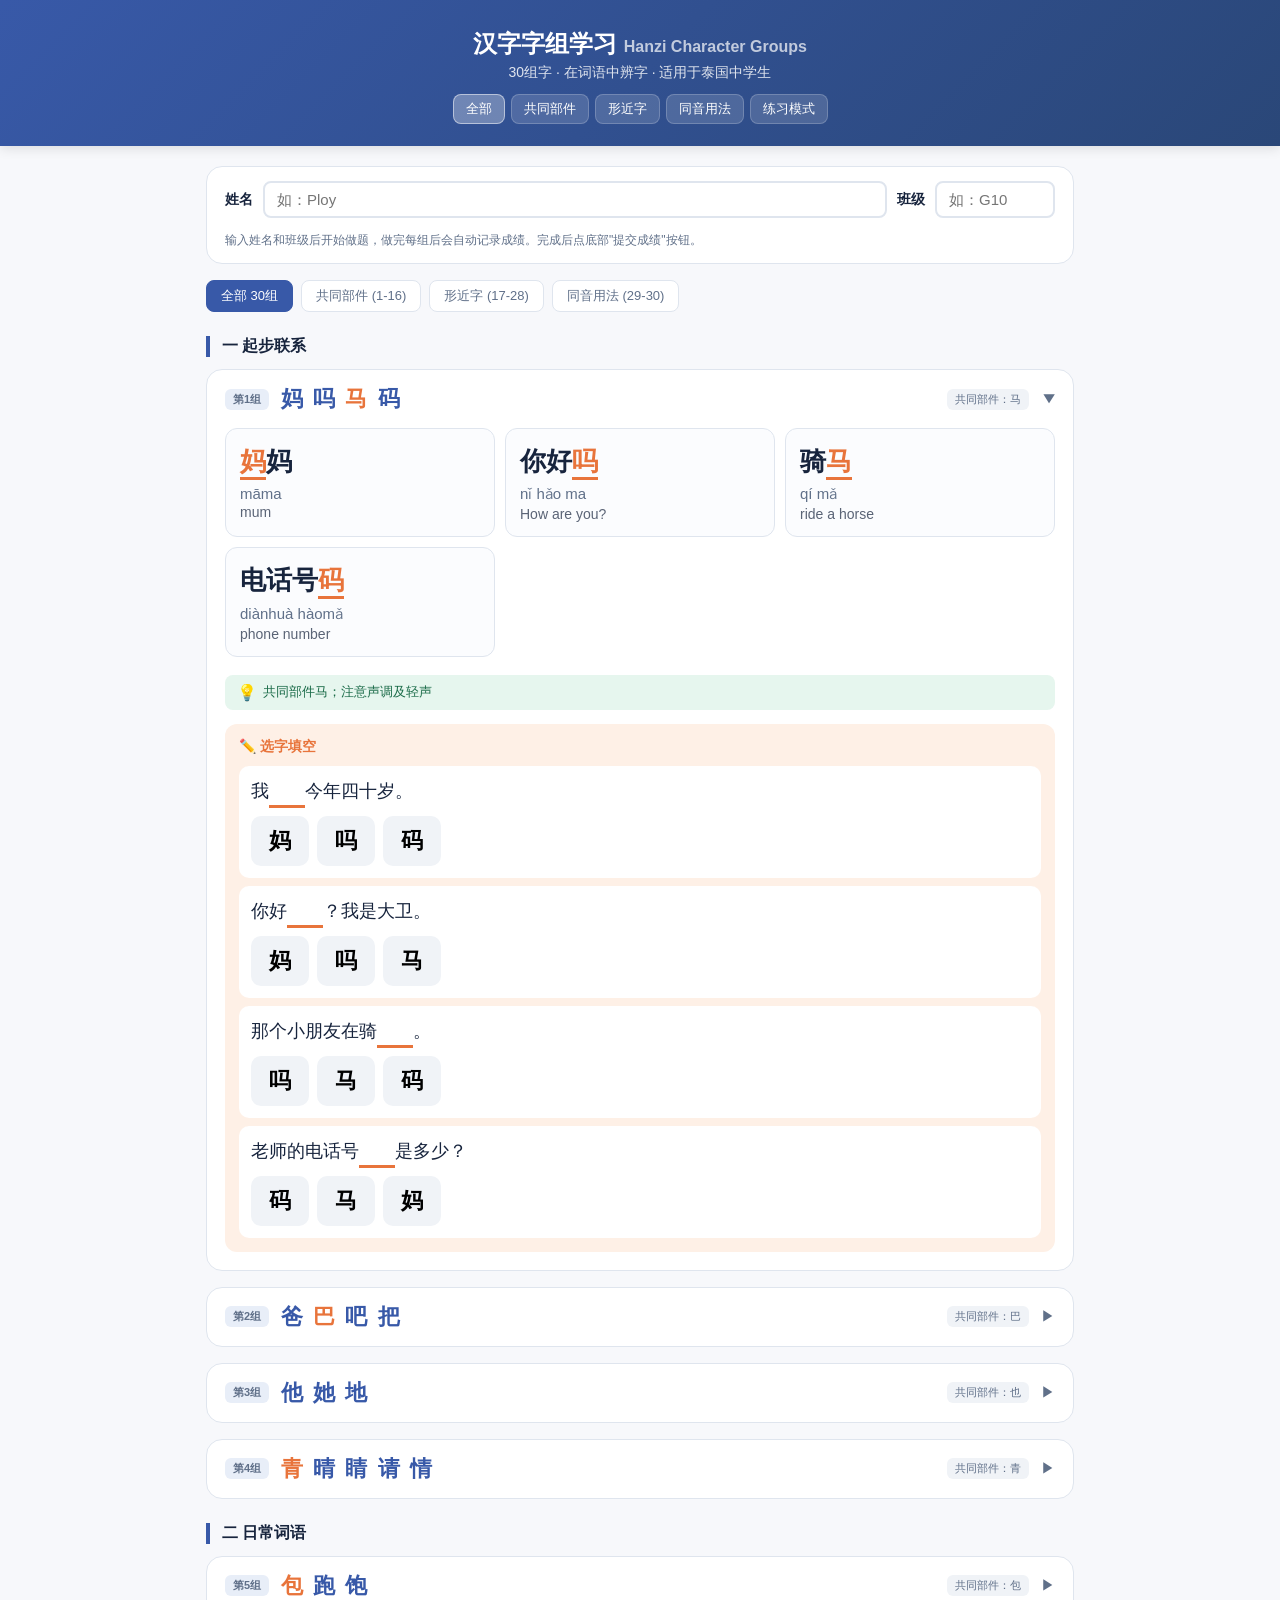
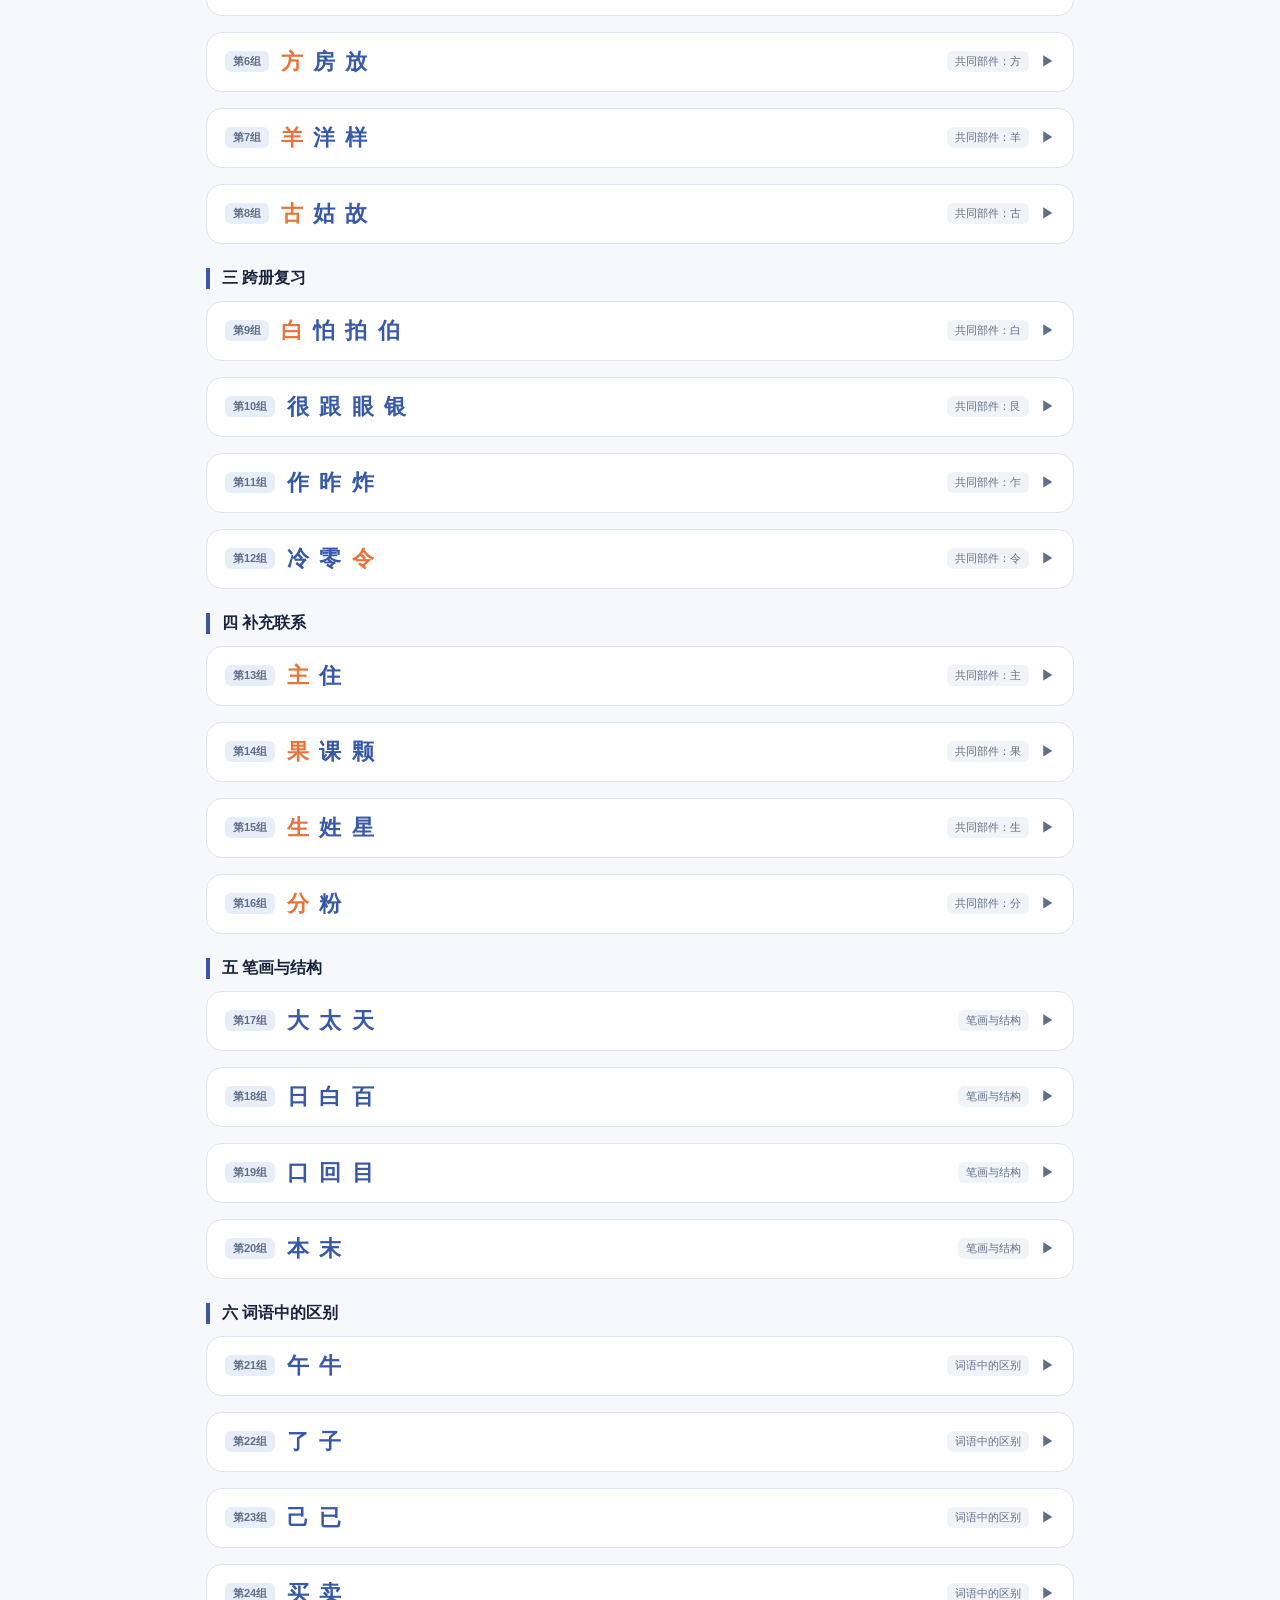
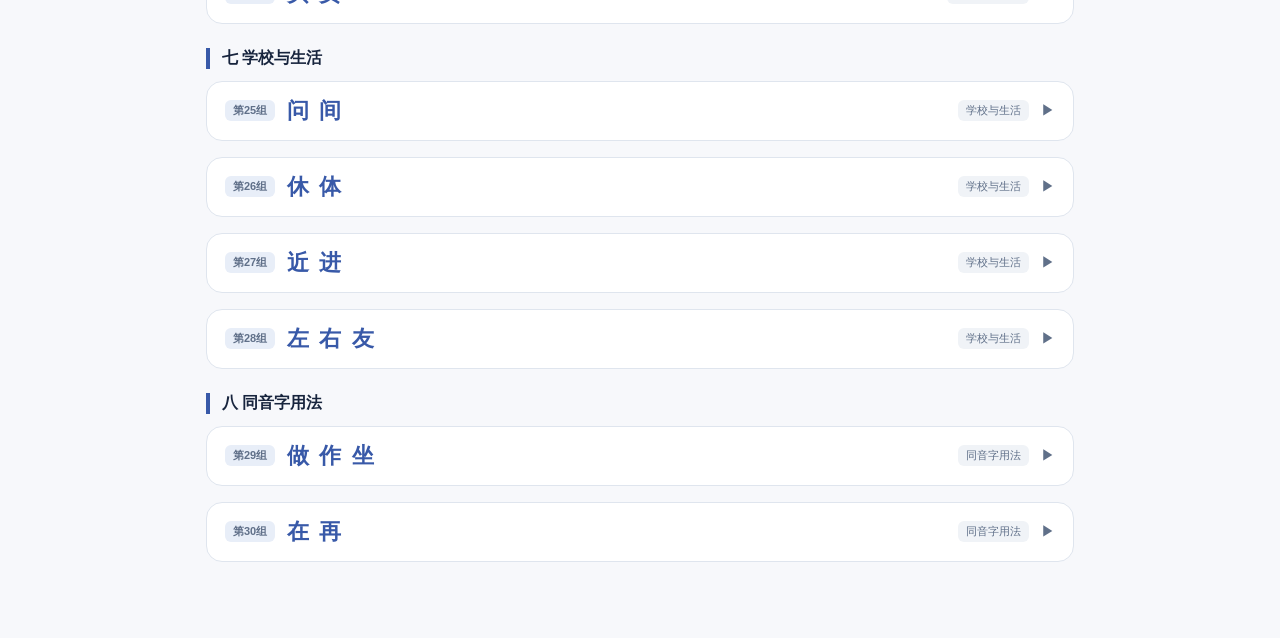
<file: hanzi-groups.html>
<!doctype html>
<html lang="zh-CN">
<head>
<meta charset="utf-8">
<meta name="viewport" content="width=device-width,initial-scale=1">
<title>汉字字组学习 · Hanzi Character Groups</title>
<style>
:root {
  --bg: #f7f8fb;
  --text: #17243d;
  --muted: #607089;
  --card: #ffffff;
  --border: #dfe5ee;
  --primary: #3859a8;
  --primary-light: #e8eef8;
  --accent: #e8743b;
  --accent-light: #fef0e6;
  --green: #2da771;
  --green-light: #e6f6ee;
  --red: #d64545;
  --radius: 16px;
}
* { box-sizing: border-box; }
body {
  margin: 0;
  background: var(--bg);
  color: var(--text);
  font-family: -apple-system, "Segoe UI", Arial, "Noto Sans", sans-serif;
  -webkit-font-smoothing: antialiased;
}
.cn { font-family: "PingFang SC", "Microsoft YaHei", "Noto Sans SC", sans-serif; }

/* ── Header ── */
header {
  background: linear-gradient(135deg, #3859a8 0%, #2a4778 100%);
  color: #fff;
  padding: 28px 20px 22px;
  text-align: center;
  position: sticky;
  top: 0;
  z-index: 100;
  box-shadow: 0 2px 12px rgba(0,0,0,.12);
}
header h1 { margin: 0; font-size: 24px; font-weight: 800; }
header .sub { font-size: 14px; opacity: .85; margin-top: 4px; }
header nav { margin-top: 12px; display: flex; gap: 6px; flex-wrap: wrap; justify-content: center; }
header nav button {
  background: rgba(255,255,255,.15);
  border: 1px solid rgba(255,255,255,.2);
  color: #fff;
  border-radius: 8px;
  padding: 5px 12px;
  font-size: 13px;
  cursor: pointer;
  transition: all .15s;
}
header nav button:hover, header nav button.active {
  background: rgba(255,255,255,.3);
  border-color: rgba(255,255,255,.5);
}

/* ── Layout ── */
.container { max-width: 900px; margin: 0 auto; padding: 20px 16px 60px; }

/* ── Group Card ── */
.group-card {
  background: var(--card);
  border: 1px solid var(--border);
  border-radius: var(--radius);
  margin-bottom: 16px;
  overflow: hidden;
  transition: box-shadow .2s;
}
.group-card:hover { box-shadow: 0 4px 20px rgba(23,36,61,.06); }
.group-header {
  display: flex;
  align-items: center;
  gap: 12px;
  padding: 14px 18px;
  cursor: pointer;
  user-select: none;
}
.group-num {
  font-size: 11px;
  font-weight: 800;
  color: var(--muted);
  background: var(--primary-light);
  border-radius: 6px;
  padding: 3px 8px;
  flex-shrink: 0;
}
.group-chars {
  font-size: 22px;
  font-weight: 700;
  flex: 1;
  letter-spacing: 2px;
}
.group-chars .target { color: var(--primary); }
.group-chars .shared { color: var(--accent); }
.group-tag {
  font-size: 11px;
  color: var(--muted);
  background: #f0f3f7;
  border-radius: 6px;
  padding: 3px 8px;
  flex-shrink: 0;
}
.group-arrow {
  color: var(--muted);
  font-size: 14px;
  transition: transform .2s;
}
.group-card.open .group-arrow { transform: rotate(90deg); }

/* ── Group Body (collapsed) ── */
.group-body {
  max-height: 0;
  overflow: hidden;
  transition: max-height .3s ease;
}
.group-card.open .group-body { max-height: 3000px; }

/* ── Word Cards ── */
.words-grid {
  display: grid;
  grid-template-columns: repeat(auto-fill, minmax(250px, 1fr));
  gap: 10px;
  padding: 0 18px 18px;
}
.word-card {
  background: #fbfcfe;
  border: 1px solid var(--border);
  border-radius: 12px;
  padding: 14px;
  position: relative;
  transition: all .15s;
}
.word-card:hover {
  border-color: var(--primary);
  background: #fff;
}

/* Target character highlight in the word */
.word-context {
  font-size: 26px;
  font-weight: 700;
  line-height: 1.4;
  margin-bottom: 6px;
}
.word-context .hl {
  color: var(--accent);
  border-bottom: 3px solid var(--accent);
  padding-bottom: 1px;
}
.word-context .hl-alt {
  color: var(--primary);
  border-bottom: 3px solid var(--primary);
  padding-bottom: 1px;
}

.word-pinyin {
  font-size: 15px;
  color: var(--muted);
  margin-bottom: 2px;
}
.word-pinyin .tone-1 { color: #e8743b; }
.word-pinyin .tone-2 { color: #2da771; }
.word-pinyin .tone-3 { color: #3859a8; }
.word-pinyin .tone-4 { color: #d64545; }
.word-pinyin .tone-0 { color: var(--muted); }

.word-en {
  font-size: 14px;
  color: var(--text);
  opacity: .7;
}

/* Component clue */
.component-clue {
  margin-top: 10px;
  padding: 8px 12px;
  background: var(--green-light);
  border-radius: 8px;
  font-size: 13px;
  color: #1a6b48;
  display: flex;
  align-items: center;
  gap: 6px;
}
.component-clue .icon { font-size: 16px; }

/* ── Practice Section ── */
.practice-section {
  background: var(--accent-light);
  border-radius: 12px;
  padding: 14px;
  margin: 0 18px 18px;
}
.practice-section h4 {
  margin: 0 0 10px;
  font-size: 14px;
  color: var(--accent);
  font-weight: 800;
}
.practice-item {
  background: #fff;
  border-radius: 10px;
  padding: 12px;
  margin-bottom: 8px;
}
.practice-item:last-child { margin-bottom: 0; }
.practice-question {
  font-size: 18px;
  margin-bottom: 8px;
  line-height: 1.5;
}
.practice-question .blank {
  display: inline-block;
  width: 36px;
  border-bottom: 3px solid var(--accent);
  text-align: center;
  color: transparent;
}
.practice-question .blank.filled {
  color: var(--accent);
  font-weight: 700;
}
.practice-question .blank.correct {
  color: var(--green);
  border-color: var(--green);
}
.practice-question .blank.wrong {
  color: var(--red);
  border-color: var(--red);
}
.practice-options {
  display: flex;
  gap: 8px;
  flex-wrap: wrap;
}
.practice-options button {
  background: #f0f3f7;
  border: 2px solid transparent;
  border-radius: 10px;
  padding: 8px 16px;
  font-size: 22px;
  font-weight: 700;
  cursor: pointer;
  transition: all .15s;
  font-family: "PingFang SC", "Microsoft YaHei", sans-serif;
}
.practice-options button:hover {
  border-color: var(--accent);
  background: var(--accent-light);
}
.practice-options button.selected {
  border-color: var(--accent);
  background: var(--accent-light);
}
.practice-options button.correct {
  border-color: var(--green);
  background: var(--green-light);
}
.practice-options button.wrong {
  border-color: var(--red);
  background: #fdeaea;
}
.practice-feedback {
  font-size: 13px;
  margin-top: 6px;
  display: none;
}
.practice-feedback.show { display: block; }
.practice-feedback.ok { color: var(--green); }
.practice-feedback.no { color: var(--red); }

/* ── Section Title ── */
.section-title {
  font-size: 16px;
  font-weight: 800;
  color: var(--text);
  margin: 24px 0 12px;
  padding-left: 12px;
  border-left: 4px solid var(--primary);
}

/* ── Filter ── */
.filter-bar {
  display: flex;
  gap: 8px;
  flex-wrap: wrap;
  margin-bottom: 16px;
}
.filter-bar button {
  background: #fff;
  border: 1px solid var(--border);
  border-radius: 8px;
  padding: 6px 14px;
  font-size: 13px;
  cursor: pointer;
  color: var(--muted);
  transition: all .15s;
}
.filter-bar button.active {
  background: var(--primary);
  color: #fff;
  border-color: var(--primary);
}

/* ── Back to top ── */
.back-top {
  position: fixed;
  bottom: 20px;
  right: 20px;
  background: var(--primary);
  color: #fff;
  width: 40px;
  height: 40px;
  border-radius: 50%;
  border: none;
  font-size: 18px;
  cursor: pointer;
  opacity: 0;
  pointer-events: none;
  transition: opacity .2s;
  z-index: 50;
}
.back-top.show { opacity: 1; pointer-events: auto; }

/* ── Student Info Bar ── */
.student-bar {
  background: var(--card);
  border: 1px solid var(--border);
  border-radius: var(--radius);
  padding: 14px 18px;
  margin-bottom: 16px;
  display: flex;
  gap: 10px;
  align-items: center;
  flex-wrap: wrap;
}
.student-bar label { font-size: 14px; font-weight: 700; color: var(--text); }
.student-bar input {
  border: 2px solid var(--border);
  border-radius: 8px;
  padding: 8px 12px;
  font-size: 15px;
  flex: 1;
  min-width: 100px;
  outline: none;
  transition: border-color .15s;
}
.student-bar input:focus { border-color: var(--primary); }
.student-bar .student-name { flex: 1.5; }
.student-bar .student-class { flex: 1; max-width: 120px; }
.student-bar .student-hint {
  font-size: 12px;
  color: var(--muted);
  width: 100%;
  margin-top: 4px;
}

/* ── Group Result Banner ── */
.group-result {
  display: none;
  margin: 0 18px 14px;
  padding: 12px 16px;
  border-radius: 10px;
  font-size: 15px;
  font-weight: 600;
  text-align: center;
}
.group-result.show { display: block; }
.group-result.complete {
  background: var(--green-light);
  color: #1a6b48;
}
.group-result .score { font-size: 22px; font-weight: 800; }

/* ── Submit Banner ── */
.submit-banner {
  display: none;
  position: fixed;
  bottom: 0;
  left: 0;
  right: 0;
  background: var(--primary);
  color: #fff;
  padding: 14px 20px;
  text-align: center;
  z-index: 200;
  box-shadow: 0 -4px 20px rgba(0,0,0,.15);
}
.submit-banner.show { display: block; }
.submit-banner button {
  background: #fff;
  color: var(--primary);
  border: none;
  border-radius: 8px;
  padding: 8px 24px;
  font-size: 16px;
  font-weight: 800;
  cursor: pointer;
  margin-left: 10px;
}
.submit-banner button:hover { background: var(--primary-light); }

/* ── Responsive ── */
@media (max-width: 600px) {
  header h1 { font-size: 20px; }
  .group-chars { font-size: 18px; }
  .word-context { font-size: 22px; }
  .words-grid { grid-template-columns: 1fr; }
  .student-bar input { min-width: 80px; }
}
</style>
</head>
<body>

<header>
  <h1 class="cn">汉字字组学习 <span style="font-size:16px;opacity:.7">Hanzi Character Groups</span></h1>
  <div class="sub">30组字 · 在词语中辨字 · 适用于泰国中学生</div>
  <nav id="sectionNav">
    <button data-section="all" class="active">全部</button>
    <button data-section="共同部件">共同部件</button>
    <button data-section="形近字">形近字</button>
    <button data-section="同音用法">同音用法</button>
    <button data-section="练习模式">练习模式</button>
  </nav>
</header>

<div class="container">

<div class="student-bar">
  <label>姓名</label>
  <input type="text" id="studentName" class="student-name" placeholder="如：Ploy" autocomplete="name">
  <label>班级</label>
  <input type="text" id="studentClass" class="student-class" placeholder="如：G10" autocomplete="off">
  <div class="student-hint">输入姓名和班级后开始做题，做完每组后会自动记录成绩。完成后点底部"提交成绩"按钮。</div>
</div>

<div class="filter-bar" id="filterBar">
  <button class="active" data-filter="all">全部 30组</button>
  <button data-filter="共同部件">共同部件 (1-16)</button>
  <button data-filter="形近字">形近字 (17-28)</button>
  <button data-filter="同音用法">同音用法 (29-30)</button>
</div>

<div id="groupsContainer"></div>

</div>

<div class="submit-banner" id="submitBanner">
  <span id="submitStatus">做完练习了吗？</span>
  <button onclick="submitResults()">提交成绩</button>
</div>

<button class="back-top" onclick="scrollTo(0,0)" id="backTop">↑</button>

<iframe name="formTarget" style="display:none"></iframe>

<script>
// ═══════════════════════════════════════════════════════════
//  DATA: 30 character groups with contextual words
//  Each character is shown IN A WORD/PHRASE, never alone
// ═══════════════════════════════════════════════════════════

var GROUPS = [
  // ── 一 共同部件与读音联系 起步联系 ──
  {
    num: 1, chars: ["妈","吗","马","码"], shared: "马",
    category: "共同部件", section: "起步联系",
    note: "共同部件马；注意声调及轻声",
    words: [
      { word: "妈妈", pinyin: "māma", en: "mum", target: "妈", pos: 0 },
      { word: "你好吗", pinyin: "nǐ hǎo ma", en: "How are you?", target: "吗", pos: 2 },
      { word: "骑马", pinyin: "qí mǎ", en: "ride a horse", target: "马", pos: 1 },
      { word: "电话号码", pinyin: "diànhuà hàomǎ", en: "phone number", target: "码", pos: 3 },
    ],
    practices: [
      { q: "我___今年四十岁。", options: ["妈","吗","码"], answer: 0 },
      { q: "你好___？我是大卫。", options: ["妈","吗","马"], answer: 1 },
      { q: "那个小朋友在骑___。", options: ["吗","马","码"], answer: 1 },
      { q: "老师的电话号___是多少？", options: ["码","马","妈"], answer: 0 },
    ]
  },
  {
    num: 2, chars: ["爸","巴","吧","把"], shared: "巴",
    category: "共同部件", section: "起步联系",
    note: "共同部件巴；字形和声调一起比较",
    words: [
      { word: "爸爸", pinyin: "bàba", en: "dad", target: "爸", pos: 0 },
      { word: "嘴巴", pinyin: "zuǐba", en: "mouth", target: "巴", pos: 1 },
      { word: "好吧", pinyin: "hǎo ba", en: "OK then", target: "吧", pos: 1 },
      { word: "一把尺子", pinyin: "yì bǎ chǐzi", en: "a ruler", target: "把", pos: 1 },
    ],
    practices: [
      { q: "我___在学校教书。", options: ["爸","巴","吧"], answer: 0 },
      { q: "小弟弟的嘴___很大。", options: ["爸","巴","吧"], answer: 1 },
      { q: "我们去打球，好___？", options: ["把","巴","吧"], answer: 2 },
      { q: "桌子上有一___尺子。", options: ["把","爸","巴"], answer: 0 },
    ]
  },
  {
    num: 3, chars: ["他","她","地"], shared: "也",
    category: "共同部件", section: "起步联系",
    note: "他与她同音，地在地铁中读dì",
    words: [
      { word: "他是老师", pinyin: "tā shì lǎoshī", en: "He is a teacher", target: "他", pos: 0 },
      { word: "她是学生", pinyin: "tā shì xuéshēng", en: "She is a student", target: "她", pos: 0 },
      { word: "坐地铁", pinyin: "zuò dìtiě", en: "take the subway", target: "地", pos: 1 },
    ],
    practices: [
      { q: "___是我的好朋友，___叫安娜。", options: ["他","她","地"], answer: 1 },
      { q: "___今天没来上课，___生病了。", options: ["她","他","地"], answer: 1 },
      { q: "我每天坐___铁上学。", options: ["他","地","她"], answer: 1 },
    ]
  },
  {
    num: 4, chars: ["青","晴","睛","请","情"], shared: "青",
    category: "共同部件", section: "起步联系",
    note: "青作读音线索；日、目、讠、忄帮助区分",
    words: [
      { word: "青菜", pinyin: "qīngcài", en: "green vegetables", target: "青", pos: 0 },
      { word: "今天是晴天", pinyin: "jīntiān shì qíngtiān", en: "It's sunny today", target: "晴", pos: 2 },
      { word: "我的眼睛", pinyin: "wǒ de yǎnjing", en: "my eyes", target: "睛", pos: 2 },
      { word: "请进", pinyin: "qǐng jìn", en: "please come in", target: "请", pos: 0 },
      { word: "事情", pinyin: "shìqing", en: "matter; thing", target: "情", pos: 1 },
    ],
    practices: [
      { q: "妈妈炒了___菜，很好吃。", options: ["青","晴","睛"], answer: 0 },
      { q: "今天天气很好，是___天。", options: ["睛","晴","情"], answer: 1 },
      { q: "我的眼___不舒服。", options: ["睛","晴","请"], answer: 0 },
      { q: "___进！老师在里面等你。", options: ["情","晴","请"], answer: 2 },
      { q: "这是怎么一回___？", options: ["请","情","睛"], answer: 1 },
    ]
  },
  // ── 二 共同部件与读音联系 日常词语 ──
  {
    num: 5, chars: ["包","跑","饱"], shared: "包",
    category: "共同部件", section: "日常词语",
    note: "足与动作、饣与吃有关",
    words: [
      { word: "汉堡包", pinyin: "hànbǎobāo", en: "hamburger", target: "包", pos: 2 },
      { word: "跑步", pinyin: "pǎobù", en: "run; jog", target: "跑", pos: 0 },
      { word: "吃饱了", pinyin: "chī bǎo le", en: "full after eating", target: "饱", pos: 1 },
    ],
    practices: [
      { q: "午饭我吃了一个汉___。", options: ["跑","包","饱"], answer: 1 },
      { q: "每天早上我___步锻炼身体。", options: ["包","饱","跑"], answer: 2 },
      { q: "我吃___了，吃不下了。", options: ["饱","包","跑"], answer: 0 },
    ]
  },
  {
    num: 6, chars: ["方","房","放"], shared: "方",
    category: "共同部件", section: "日常词语",
    note: "用词语确认意思",
    words: [
      { word: "这个地方", pinyin: "zhège dìfang", en: "this place", target: "方", pos: 2 },
      { word: "书房", pinyin: "shūfáng", en: "study room", target: "房", pos: 1 },
      { word: "放学了", pinyin: "fàngxué le", en: "school finishes", target: "放", pos: 0 },
    ],
    practices: [
      { q: "这___很安静，适合看书。", options: ["房","方","放"], answer: 1 },
      { q: "爸爸在书___里工作。", options: ["放","房","方"], answer: 1 },
      { q: "___学了，我们一起回家。", options: ["放","房","方"], answer: 0 },
    ]
  },
  {
    num: 7, chars: ["羊","洋","样"], shared: "羊",
    category: "共同部件", section: "日常词语",
    note: "读音接近；不能只靠偏旁猜完整词义",
    words: [
      { word: "羊肉", pinyin: "yángròu", en: "lamb; mutton", target: "羊", pos: 0 },
      { word: "大洋洲", pinyin: "Dàyángzhōu", en: "Oceania", target: "洋", pos: 1 },
      { word: "一样", pinyin: "yíyàng", en: "the same", target: "样", pos: 1 },
    ],
    practices: [
      { q: "冬天吃___肉火锅很暖和。", options: ["羊","样","洋"], answer: 0 },
      { q: "澳大利亚在大___洲。", options: ["样","洋","羊"], answer: 1 },
      { q: "我们两个___高。", options: ["羊","洋","样"], answer: 2 },
    ]
  },
  {
    num: 8, chars: ["古","姑","故"], shared: "古",
    category: "共同部件", section: "日常词语",
    note: "结合人物与旅游词语",
    words: [
      { word: "古迹", pinyin: "gǔjì", en: "historic site", target: "古", pos: 0 },
      { word: "姑姑", pinyin: "gūgu", en: "paternal aunt", target: "姑", pos: 0 },
      { word: "故宫", pinyin: "Gùgōng", en: "the Palace Museum", target: "故", pos: 0 },
    ],
    practices: [
      { q: "我们去参观了___宫。", options: ["姑","故","古"], answer: 1 },
      { q: "我的___姑住在上海。", options: ["古","故","姑"], answer: 2 },
      { q: "这个地方有很多___迹。", options: ["古","故","姑"], answer: 0 },
    ]
  },
  // ── 三 共同部件与读音联系 跨册复习 ──
  {
    num: 9, chars: ["白","怕","拍","伯"], shared: "白",
    category: "共同部件", section: "跨册复习",
    note: "共同部件白；现代读音差异较大",
    words: [
      { word: "白色", pinyin: "báisè", en: "white color", target: "白", pos: 0 },
      { word: "我怕狗", pinyin: "wǒ pà gǒu", en: "I'm afraid of dogs", target: "怕", pos: 1 },
      { word: "拍照片", pinyin: "pāi zhàopiàn", en: "take photos", target: "拍", pos: 0 },
      { word: "大伯", pinyin: "dàbó", en: "father's elder brother", target: "伯", pos: 1 },
    ],
    practices: [
      { q: "我有一只___色的猫。", options: ["白","拍","怕"], answer: 0 },
      { q: "我很___黑，晚上不敢出门。", options: ["拍","怕","白"], answer: 1 },
      { q: "我们一起来___照片吧。", options: ["拍","怕","白"], answer: 0 },
      { q: "___伯从乡下来看我们了。", options: ["白","拍","伯"], answer: 2 },
    ]
  },
  {
    num: 10, chars: ["很","跟","眼","银"], shared: "艮",
    category: "共同部件", section: "跨册复习",
    note: "很／跟先比较，眼／银稍后联系",
    words: [
      { word: "很好", pinyin: "hěn hǎo", en: "very good", target: "很", pos: 0 },
      { word: "跟我读", pinyin: "gēn wǒ dú", en: "read after me", target: "跟", pos: 0 },
      { word: "眼睛", pinyin: "yǎnjing", en: "eyes", target: "眼", pos: 0 },
      { word: "银行", pinyin: "yínháng", en: "bank", target: "银", pos: 0 },
    ],
    practices: [
      { q: "今天天气___好。", options: ["跟","眼","很"], answer: 2 },
      { q: "请___我读一遍。", options: ["很","跟","银"], answer: 1 },
      { q: "他的___睛又大又亮。", options: ["银","眼","很"], answer: 1 },
      { q: "妈妈在___行排队。", options: ["银","眼","跟"], answer: 0 },
    ]
  },
  {
    num: 11, chars: ["作","昨","炸"], shared: "乍",
    category: "共同部件", section: "跨册复习",
    note: "共同部件乍；炸鸡的炸读zhá",
    words: [
      { word: "工作", pinyin: "gōngzuò", en: "work", target: "作", pos: 1 },
      { word: "昨天", pinyin: "zuótiān", en: "yesterday", target: "昨", pos: 0 },
      { word: "炸鸡翅", pinyin: "zhá jīchì", en: "fried chicken wings", target: "炸", pos: 0 },
    ],
    practices: [
      { q: "爸爸每天工___很忙。", options: ["作","昨","炸"], answer: 0 },
      { q: "___天下午我们去了公园。", options: ["作","炸","昨"], answer: 2 },
      { q: "妈妈___了鸡翅，很香。", options: ["炸","作","昨"], answer: 0 },
    ]
  },
  {
    num: 12, chars: ["冷","零","令"], shared: "令",
    category: "共同部件", section: "跨册复习",
    note: "先比较天气词冷／零",
    words: [
      { word: "很冷", pinyin: "hěn lěng", en: "very cold", target: "冷", pos: 1 },
      { word: "零度", pinyin: "líng dù", en: "zero degrees", target: "零", pos: 0 },
      { word: "夏令营", pinyin: "xiàlìngyíng", en: "summer camp", target: "令", pos: 1 },
    ],
    practices: [
      { q: "今天天气很___，多穿衣服。", options: ["零","冷","令"], answer: 1 },
      { q: "温度是___度，水会结冰。", options: ["冷","零","令"], answer: 1 },
      { q: "暑假我参加了夏___营。", options: ["冷","零","令"], answer: 2 },
    ]
  },
  // ── 四 共同部件与读音联系 补充联系 ──
  {
    num: 13, chars: ["主","住"], shared: "主",
    category: "共同部件", section: "补充联系",
    note: "区分主妇和住在",
    words: [
      { word: "家庭主妇", pinyin: "jiātíng zhǔfù", en: "homemaker", target: "主", pos: 2 },
      { word: "住在曼谷", pinyin: "zhù zài Màngǔ", en: "live in Bangkok", target: "住", pos: 0 },
    ],
    practices: [
      { q: "我家___在学校旁边。", options: ["住","主"], answer: 0 },
      { q: "妈妈是家庭___妇。", options: ["住","主"], answer: 1 },
    ]
  },
  {
    num: 14, chars: ["果","课","颗"], shared: "果",
    category: "共同部件", section: "补充联系",
    note: "读音变化较大，词语搭配最重要",
    words: [
      { word: "水果", pinyin: "shuǐguǒ", en: "fruit", target: "果", pos: 1 },
      { word: "上课", pinyin: "shàngkè", en: "attend class", target: "课", pos: 1 },
      { word: "四颗牙", pinyin: "sì kē yá", en: "four teeth", target: "颗", pos: 1 },
    ],
    practices: [
      { q: "我每天吃水___。", options: ["课","颗","果"], answer: 2 },
      { q: "现在是上___时间。", options: ["课","果","颗"], answer: 0 },
      { q: "弟弟掉了两___牙。", options: ["颗","课","果"], answer: 0 },
    ]
  },
  {
    num: 15, chars: ["生","姓","星"], shared: "生",
    category: "共同部件", section: "补充联系",
    note: "观察shēng、xìng、xīng的读音联系",
    words: [
      { word: "生日", pinyin: "shēngrì", en: "birthday", target: "生", pos: 0 },
      { word: "你姓什么", pinyin: "nǐ xìng shénme", en: "What is your surname?", target: "姓", pos: 1 },
      { word: "星期一", pinyin: "xīngqīyī", en: "Monday", target: "星", pos: 0 },
    ],
    practices: [
      { q: "今天是妈妈的___日。", options: ["姓","星","生"], answer: 2 },
      { q: "请问你___什么？", options: ["生","姓","星"], answer: 1 },
      { q: "___期三有中文课。", options: ["星","生","姓"], answer: 0 },
    ]
  },
  {
    num: 16, chars: ["分","粉"], shared: "分",
    category: "共同部件", section: "补充联系",
    note: "时间与颜色之间建立识字联系",
    words: [
      { word: "七点十分", pinyin: "qī diǎn shí fēn", en: "7:10", target: "分", pos: 3 },
      { word: "粉色", pinyin: "fěnsè", en: "pink color", target: "粉", pos: 0 },
    ],
    practices: [
      { q: "现在七点十___，该走了。", options: ["分","粉"], answer: 0 },
      { q: "姐姐有一条___色的裙子。", options: ["分","粉"], answer: 1 },
    ]
  },
  // ── 五 形近字辨析 笔画与结构 ──
  {
    num: 17, chars: ["大","太","天"], shared: "",
    category: "形近字", section: "笔画与结构",
    note: "注意点和横画；三个字放进不同词语",
    words: [
      { word: "大象很大", pinyin: "dàxiàng hěn dà", en: "The elephant is big", target: "大", pos: 3 },
      { word: "不太喜欢", pinyin: "bú tài xǐhuan", en: "do not like very much", target: "太", pos: 1 },
      { word: "今天", pinyin: "jīntiān", en: "today", target: "天", pos: 1 },
    ],
    practices: [
      { q: "这棵树___高了。", options: ["大","太","天"], answer: 0 },
      { q: "我不___喜欢吃辣的。", options: ["大","太","天"], answer: 1 },
      { q: "今___天气很好。", options: ["太","大","天"], answer: 2 },
    ]
  },
  {
    num: 18, chars: ["日","白","百"], shared: "",
    category: "形近字", section: "笔画与结构",
    note: "观察上方和内部笔画，避免只看外框",
    words: [
      { word: "生日", pinyin: "shēngrì", en: "birthday", target: "日", pos: 1 },
      { word: "白色的花", pinyin: "báisè de huā", en: "white flower", target: "白", pos: 0 },
      { word: "五百", pinyin: "wǔbǎi", en: "five hundred", target: "百", pos: 1 },
    ],
    practices: [
      { q: "今天是妈妈的生___。", options: ["白","百","日"], answer: 2 },
      { q: "这朵花是___色的。", options: ["日","白","百"], answer: 1 },
      { q: "这本书三___块。", options: ["百","白","日"], answer: 0 },
    ]
  },
  {
    num: 19, chars: ["口","回","目"], shared: "",
    category: "形近字", section: "笔画与结构",
    note: "比较内部结构",
    words: [
      { word: "一口人", pinyin: "yì kǒu rén", en: "one person (family member)", target: "口", pos: 1 },
      { word: "回家", pinyin: "huí jiā", en: "go home", target: "回", pos: 0 },
      { word: "科目", pinyin: "kēmù", en: "school subject", target: "目", pos: 1 },
    ],
    practices: [
      { q: "我家有三___人。", options: ["回","目","口"], answer: 2 },
      { q: "放学后我就___家了。", options: ["口","回","目"], answer: 1 },
      { q: "数学是我喜欢的科___。", options: ["目","口","回"], answer: 0 },
    ]
  },
  {
    num: 20, chars: ["本","末"], shared: "",
    category: "形近字", section: "笔画与结构",
    note: "横画位置不同；本子与周末分开认读",
    words: [
      { word: "本子", pinyin: "běnzi", en: "notebook", target: "本", pos: 0 },
      { word: "周末", pinyin: "zhōumò", en: "weekend", target: "末", pos: 1 },
    ],
    practices: [
      { q: "请打开___子写生字。", options: ["本","末"], answer: 0 },
      { q: "周___我们全家去公园。", options: ["末","本"], answer: 0 },
    ]
  },
  // ── 六 形近字辨析 词语中的区别 ──
  {
    num: 21, chars: ["午","牛"], shared: "",
    category: "形近字", section: "词语中的区别",
    note: "竖画是否出头",
    words: [
      { word: "中午", pinyin: "zhōngwǔ", en: "noon", target: "午", pos: 1 },
      { word: "牛奶", pinyin: "niúnǎi", en: "milk", target: "牛", pos: 0 },
    ],
    practices: [
      { q: "中___我们在学校吃面条。", options: ["牛","午"], answer: 1 },
      { q: "每天早上我喝一杯___奶。", options: ["午","牛"], answer: 1 },
    ]
  },
  {
    num: 22, chars: ["了","子"], shared: "",
    category: "形近字", section: "词语中的区别",
    note: "子比了多一横；都要在完整词句中辨认",
    words: [
      { word: "养了一只猫", pinyin: "yǎng le yì zhī māo", en: "have raised a cat", target: "了", pos: 1 },
      { word: "鼻子", pinyin: "bízi", en: "nose", target: "子", pos: 1 },
    ],
    practices: [
      { q: "我家养___一只小狗。", options: ["了","子"], answer: 0 },
      { q: "他的鼻___很高。", options: ["子","了"], answer: 0 },
    ]
  },
  {
    num: 23, chars: ["己","已"], shared: "",
    category: "形近字", section: "词语中的区别",
    note: "注意开口位置",
    words: [
      { word: "自己", pinyin: "zìjǐ", en: "oneself", target: "己", pos: 1 },
      { word: "已经", pinyin: "yǐjīng", en: "already", target: "已", pos: 0 },
    ],
    practices: [
      { q: "我会自___整理书包。", options: ["已","己"], answer: 1 },
      { q: "我___经写完作业了。", options: ["己","已"], answer: 1 },
    ]
  },
  {
    num: 24, chars: ["买","卖"], shared: "",
    category: "形近字", section: "词语中的区别",
    note: "卖上面多十；通过交易双方区分",
    words: [
      { word: "买文具", pinyin: "mǎi wénjù", en: "buy stationery", target: "买", pos: 0 },
      { word: "卖水果", pinyin: "mài shuǐguǒ", en: "sell fruit", target: "卖", pos: 0 },
    ],
    practices: [
      { q: "我去商店___了一支笔。", options: ["买","卖"], answer: 0 },
      { q: "那个阿姨在___苹果。", options: ["卖","买"], answer: 0 },
    ]
  },
  // ── 七 形近字辨析 学校与生活 ──
  {
    num: 25, chars: ["问","间"], shared: "",
    category: "形近字", section: "学校与生活",
    note: "门里面分别是口和日",
    words: [
      { word: "请问", pinyin: "qǐngwèn", en: "Excuse me; may I ask", target: "问", pos: 1 },
      { word: "房间", pinyin: "fángjiān", en: "room", target: "间", pos: 1 },
    ],
    practices: [
      { q: "请___，图书馆在哪里？", options: ["间","问"], answer: 1 },
      { q: "这是我的房___，请进。", options: ["问","间"], answer: 1 },
    ]
  },
  {
    num: 26, chars: ["休","体"], shared: "",
    category: "形近字", section: "学校与生活",
    note: "右边是木还是本",
    words: [
      { word: "课间休息", pinyin: "kèjiān xiūxi", en: "break between classes", target: "休", pos: 2 },
      { word: "体温", pinyin: "tǐwēn", en: "body temperature", target: "体", pos: 0 },
    ],
    practices: [
      { q: "课间我们___息十分钟。", options: ["体","休"], answer: 1 },
      { q: "他的___温三十七度，正常。", options: ["休","体"], answer: 1 },
    ]
  },
  {
    num: 27, chars: ["近","进"], shared: "",
    category: "形近字", section: "学校与生活",
    note: "都有辶；里面分别是斤和井",
    words: [
      { word: "学校附近", pinyin: "xuéxiào fùjìn", en: "near the school", target: "近", pos: 2 },
      { word: "请进教室", pinyin: "qǐng jìn jiàoshì", en: "please enter the classroom", target: "进", pos: 1 },
    ],
    practices: [
      { q: "我家离学校很___。", options: ["进","近"], answer: 1 },
      { q: "上课了，请___教室。", options: ["近","进"], answer: 1 },
    ]
  },
  {
    num: 28, chars: ["左","右","友"], shared: "",
    category: "形近字", section: "学校与生活",
    note: "左下是工，右下是口；友下部是又",
    words: [
      { word: "向左转", pinyin: "xiàng zuǒ zhuǎn", en: "turn left", target: "左", pos: 1 },
      { word: "向右转", pinyin: "xiàng yòu zhuǎn", en: "turn right", target: "右", pos: 1 },
      { word: "我的朋友", pinyin: "wǒ de péngyou", en: "my friend", target: "友", pos: 2 },
    ],
    practices: [
      { q: "图书馆在我___手边。", options: ["右","友","左"], answer: 2 },
      { q: "操场在我___手边。", options: ["左","右","友"], answer: 1 },
      { q: "他是我的好朋___。", options: ["友","左","右"], answer: 0 },
    ]
  },
  // ── 八 同音字用法与拓展取舍 ──
  {
    num: 29, chars: ["做","作","坐"], shared: "",
    category: "同音用法", section: "同音字用法",
    note: "都读zuò；先固定常用搭配",
    words: [
      { word: "做作业", pinyin: "zuò zuòyè", en: "do homework", target: "做", pos: 0 },
      { word: "作业", pinyin: "zuòyè", en: "homework", target: "作", pos: 0 },
      { word: "请坐", pinyin: "qǐng zuò", en: "please sit down", target: "坐", pos: 1 },
    ],
    practices: [
      { q: "我每天回家先___作业。", options: ["作","坐","做"], answer: 2 },
      { q: "今天的___业很难。", options: ["做","坐","作"], answer: 2 },
      { q: "老师来了，同学们请___。", options: ["坐","作","做"], answer: 0 },
    ]
  },
  {
    num: 30, chars: ["在","再"], shared: "",
    category: "同音用法", section: "同音字用法",
    note: "都读zài；用熟悉的完整词语建立区别",
    words: [
      { word: "住在曼谷", pinyin: "zhù zài Màngǔ", en: "live in Bangkok", target: "在", pos: 1 },
      { word: "再见", pinyin: "zàijiàn", en: "goodbye (see you again)", target: "再", pos: 0 },
    ],
    practices: [
      { q: "我___学校吃午饭。", options: ["再","在"], answer: 1 },
      { q: "___见！明天___一起打球。", options: ["在","再"], answer: 1 },
      { q: "这本书很好看，我想___看一遍。", options: ["在","再"], answer: 1 },
    ]
  },
];

// ═══════════════════════════════════════════════════════════
//  RENDER
// ═══════════════════════════════════════════════════════════

function renderGroups(filter) {
  var container = document.getElementById('groupsContainer');
  var html = '';
  var lastSection = '';

  var filtered = filter === 'all' ? GROUPS : GROUPS.filter(function(g) {
    return g.category === filter;
  });

  filtered.forEach(function(g) {
    // Section divider
    if (g.section !== lastSection) {
      lastSection = g.section;
      var romanMap = {
        '起步联系': '一', '日常词语': '二', '跨册复习': '三', '补充联系': '四',
        '笔画与结构': '五', '词语中的区别': '六', '学校与生活': '七', '同音字用法': '八'
      };
      html += '<div class="section-title">' + (romanMap[g.section] || '') + ' ' + g.section + '</div>';
    }

    // Group header chars with shared part highlighted
    var charsHtml = g.chars.map(function(c) {
      if (g.shared && c.indexOf(g.shared) >= 0) {
        // Highlight the shared component in each character
        var idx = c.indexOf(g.shared);
        if (c === g.shared) {
          return '<span class="shared">' + c + '</span>';
        }
        // For characters containing the shared component, highlight just that part
        return c; // Can't easily highlight sub-component in display, keep as is
      }
      return '<span class="target">' + c + '</span>';
    }).join(' ');

    html += '<div class="group-card" data-num="' + g.num + '">';
    html += '<div class="group-header" onclick="toggleGroup(this)">';
    html += '<span class="group-num">第' + g.num + '组</span>';
    html += '<span class="group-chars cn">' + charsHtml + '</span>';
    if (g.shared) {
      html += '<span class="group-tag cn">共同部件：' + g.shared + '</span>';
    } else {
      html += '<span class="group-tag cn">' + g.section + '</span>';
    }
    html += '<span class="group-arrow">▶</span>';
    html += '</div>';

    // Body
    html += '<div class="group-body">';

    // Word cards
    html += '<div class="words-grid">';
    g.words.forEach(function(w) {
      // Build the word with the target character highlighted
      var wordHtml = '';
      for (var i = 0; i < w.word.length; i++) {
        if (i === w.pos) {
          wordHtml += '<span class="hl">' + w.word[i] + '</span>';
        } else {
          wordHtml += w.word[i];
        }
      }

      html += '<div class="word-card">';
      html += '<div class="word-context cn">' + wordHtml + '</div>';
      html += '<div class="word-pinyin">' + w.pinyin + '</div>';
      html += '<div class="word-en">' + w.en + '</div>';
      html += '</div>';
    });
    html += '</div>';

    // Component clue
    if (g.shared) {
      html += '<div class="component-clue" style="margin:0 18px 14px">';
      html += '<span class="icon">💡</span>';
      html += '<span class="cn">' + g.note + '</span>';
      html += '</div>';
    }

    // Practice
    if (g.practices && g.practices.length) {
      html += '<div class="practice-section">';
      html += '<h4>✏️ 选字填空</h4>';
      g.practices.forEach(function(p, pi) {
        var qHtml = '';
        // Replace ___ with blank span
        qHtml = p.q.replace('___', '<span class="blank" data-group="' + g.num + '" data-practice="' + pi + '">？</span>');

        html += '<div class="practice-item">';
        html += '<div class="practice-question cn">' + qHtml + '</div>';
        html += '<div class="practice-options">';
        p.options.forEach(function(opt, oi) {
          html += '<button onclick="checkAnswer(this,' + g.num + ',' + pi + ',' + oi + ',' + p.answer + ')" class="cn">' + opt + '</button>';
        });
        html += '</div>';
        html += '<div class="practice-feedback" id="fb-' + g.num + '-' + pi + '"></div>';
        html += '</div>';
      });
      html += '</div>';
    }

    html += '</div>'; // group-body
    html += '<div class="group-result" id="result-' + g.num + '"></div>';
    html += '</div>'; // group-card
  });

  container.innerHTML = html;
}

// ═══════════════════════════════════════════════════════════
//  INTERACTION
// ═══════════════════════════════════════════════════════════

// Track answers per group: { groupNum: { practiceIdx: { correct: bool, selected: string, answer: string } } }
var answerTracker = {};

function toggleGroup(headerEl) {
  var card = headerEl.closest('.group-card');
  card.classList.toggle('open');
}

function checkAnswer(btn, groupNum, practiceIdx, selectedIdx, correctIdx) {
  var allBtns = btn.parentElement.querySelectorAll('button');
  allBtns.forEach(function(b) { b.classList.remove('selected', 'correct', 'wrong'); });

  // Disable all buttons after answering
  allBtns.forEach(function(b) { b.style.pointerEvents = 'none'; b.style.opacity = '0.6'; });

  var blank = document.querySelector('.blank[data-group="' + groupNum + '"][data-practice="' + practiceIdx + '"]');
  var feedback = document.getElementById('fb-' + groupNum + '-' + practiceIdx);
  var isCorrect = selectedIdx === correctIdx;

  if (isCorrect) {
    btn.classList.add('correct');
    if (blank) {
      blank.classList.add('filled', 'correct');
      blank.textContent = btn.textContent;
    }
    feedback.className = 'practice-feedback show ok';
    feedback.textContent = '✓ 正确！';
    btn.style.opacity = '1';
  } else {
    btn.classList.add('wrong');
    allBtns[correctIdx].classList.add('correct');
    if (blank) {
      blank.classList.add('filled', 'wrong');
      blank.textContent = btn.textContent;
    }
    feedback.className = 'practice-feedback show no';
    feedback.textContent = '✗ 正确答案：' + allBtns[correctIdx].textContent;
    allBtns[correctIdx].style.opacity = '1';
  }

  // Track answer
  if (!answerTracker[groupNum]) answerTracker[groupNum] = {};
  answerTracker[groupNum][practiceIdx] = {
    correct: isCorrect,
    selected: btn.textContent,
    answer: allBtns[correctIdx].textContent
  };

  // Check if all questions in this group are answered
  checkGroupComplete(groupNum);
}

function checkGroupComplete(groupNum) {
  // Find the group data
  var group = GROUPS.find(function(g) { return g.num === groupNum; });
  if (!group || !group.practices) return;

  var answered = answerTracker[groupNum] || {};
  var total = group.practices.length;
  var answeredCount = Object.keys(answered).length;

  if (answeredCount >= total) {
    // All answered — show result
    var correctCount = 0;
    var wrongDetails = [];
    group.practices.forEach(function(p, pi) {
      if (answered[pi] && answered[pi].correct) {
        correctCount++;
      } else {
        wrongDetails.push('第' + (pi+1) + '题(选' + answered[pi].selected + ',正确' + answered[pi].answer + ')');
      }
    });

    var rate = Math.round(correctCount / total * 100);
    var resultEl = document.getElementById('result-' + groupNum);
    if (resultEl) {
      resultEl.className = 'group-result show complete';
      resultEl.innerHTML = '<span class="score">' + correctCount + '/' + total + '</span> 正确率 ' + rate + '%' +
        (wrongDetails.length > 0 ? '<br><span style="font-size:13px;font-weight:400">错题：' + wrongDetails.join('，') + '</span>' : '');
    }

    // Show submit banner
    showSubmitBanner();
  }
}

function showSubmitBanner() {
  var banner = document.getElementById('submitBanner');
  var status = document.getElementById('submitStatus');

  // Count total answered groups
  var answeredGroups = Object.keys(answerTracker).length;
  var totalGroups = GROUPS.filter(function(g) { return g.practices && g.practices.length; }).length;

  if (answeredGroups > 0) {
    banner.classList.add('show');
    if (answeredGroups >= totalGroups) {
      status.textContent = '所有练习已完成！点击提交成绩。';
    } else {
      status.textContent = '已完成 ' + answeredGroups + '/' + totalGroups + ' 组练习。做完后点这里提交成绩。';
    }
  }
}

// ═══════════════════════════════════════════════════════════
//  SUBMIT RESULTS TO GOOGLE FORM
// ═══════════════════════════════════════════════════════════

// Google Form ID and entry IDs (from forms.gle/oETr6keKq6nSSs98A)
var GOOGLE_FORM_ID = '1FAIpQLSdM1Iz5lRTEBZ-7ay-ZSE6H9W-6eF-zbipqhkEhSfcptU5rFg';
var FORM_ENTRY = {
  name: 'entry.1299673829',
  class: 'entry.639122062',
  group: 'entry.537000415',
  total: 'entry.141517527',
  correct: 'entry.428322017',
  rate: 'entry.741982317',
  details: 'entry.1180923392',
  date: 'entry.168892159'
};

function submitResults() {
  var name = document.getElementById('studentName').value.trim();
  var className = document.getElementById('studentClass').value.trim();

  if (!name) {
    alert('请先输入你的姓名！');
    document.getElementById('studentName').focus();
    return;
  }
  if (!className) {
    alert('请先输入你的班级！');
    document.getElementById('studentClass').focus();
    return;
  }

  var answeredGroups = Object.keys(answerTracker);
  if (answeredGroups.length === 0) {
    alert('你还没有做任何练习，请先做题再提交！');
    return;
  }

  // Submit each group's results to Google Form
  var submittedCount = 0;
  var now = new Date().toLocaleString('zh-CN', { timeZone: 'Asia/Bangkok' });

  answeredGroups.forEach(function(gNum) {
    var group = GROUPS.find(function(g) { return g.num === parseInt(gNum); });
    if (!group) return;

    var answers = answerTracker[gNum];
    var total = group.practices.length;
    var correct = 0;
    var details = [];

    group.practices.forEach(function(p, pi) {
      if (answers[pi]) {
        if (answers[pi].correct) {
          correct++;
        } else {
          details.push('Q' + (pi+1) + ':选' + answers[pi].selected + '/正' + answers[pi].answer);
        }
      }
    });

    var rate = Math.round(correct / total * 100);
    var detailStr = details.length ? details.join('; ') : '全对';

    // Build form URL
    var formUrl = 'https://docs.google.com/forms/d/' + GOOGLE_FORM_ID + '/formResponse';
    var params = new URLSearchParams();
    params.append(FORM_ENTRY.name, name);
    params.append(FORM_ENTRY.class, className);
    params.append(FORM_ENTRY.group, '第' + gNum + '组 ' + group.chars.join(''));
    params.append(FORM_ENTRY.total, total);
    params.append(FORM_ENTRY.correct, correct);
    params.append(FORM_ENTRY.rate, rate + '%');
    params.append(FORM_ENTRY.details, detailStr);
    params.append(FORM_ENTRY.date, now);

    // Submit via hidden iframe (no CORS needed)
    var form = document.createElement('form');
    form.method = 'POST';
    form.action = formUrl;
    form.target = 'formTarget';

    Object.keys(FORM_ENTRY).forEach(function(key) {
      var input = document.createElement('input');
      input.type = 'hidden';
      input.name = FORM_ENTRY[key];
      input.value = params.get(FORM_ENTRY[key]);
      form.appendChild(input);
    });

    document.body.appendChild(form);
    form.submit();
    document.body.removeChild(form);
    submittedCount++;
  });

  // Show success message
  setTimeout(function() {
    showResultsSummary(name, className);
  }, 500);
}

function showResultsSummary(name, className) {
  var answeredGroups = Object.keys(answerTracker);
  var totalQ = 0, totalCorrect = 0;
  var summary = [];

  answeredGroups.forEach(function(gNum) {
    var group = GROUPS.find(function(g) { return g.num === parseInt(gNum); });
    if (!group) return;
    var answers = answerTracker[gNum];
    var total = group.practices.length;
    var correct = 0;
    group.practices.forEach(function(p, pi) {
      if (answers[pi] && answers[pi].correct) correct++;
    });
    totalQ += total;
    totalCorrect += correct;
    summary.push('第' + gNum + '组: ' + correct + '/' + total);
  });

  var overallRate = totalQ > 0 ? Math.round(totalCorrect / totalQ * 100) : 0;

  var html = '<div style="position:fixed;top:0;left:0;right:0;bottom:0;background:rgba(0,0,0,.5);z-index:300;display:flex;align-items:center;justify-content:center;padding:20px" onclick="this.remove()">';
  html += '<div style="background:#fff;border-radius:16px;padding:30px;max-width:400px;width:100%;max-height:80vh;overflow:auto;text-align:center">';
  html += '<h2 style="margin:0 0 8px;color:#3859a8">成绩单</h2>';
  html += '<p style="font-size:18px;margin:4px 0">' + name + ' · ' + className + '</p>';
  html += '<div style="font-size:48px;font-weight:900;color:' + (overallRate >= 80 ? '#2da771' : overallRate >= 60 ? '#e8743b' : '#d64545') + ';margin:16px 0">' + overallRate + '%</div>';
  html += '<p style="font-size:16px;color:#607089">总正确 ' + totalCorrect + '/' + totalQ + ' 题</p>';
  html += '<div style="text-align:left;margin:16px 0;padding:12px;background:#f7f8fb;border-radius:8px;font-size:14px;line-height:2">';
  summary.forEach(function(s) { html += '<div>' + s + '</div>'; });
  html += '</div>';

  html += '<p style="font-size:14px;color:#2da771;margin:12px 0;font-weight:700">✓ 成绩已自动提交给老师！</p>';

  html += '<button onclick="this.closest(\'div[style*="fixed"]\').remove()" style="background:#3859a8;color:#fff;border:none;border-radius:10px;padding:12px 30px;font-size:16px;font-weight:700;cursor:pointer;margin-top:8px">关闭</button>';
  html += '</div></div>';

  document.body.insertAdjacentHTML('beforeend', html);

  // Hide submit banner
  document.getElementById('submitBanner').classList.remove('show');
}

// Filter buttons
document.getElementById('filterBar').addEventListener('click', function(e) {
  if (e.target.tagName !== 'BUTTON') return;
  this.querySelectorAll('button').forEach(function(b) { b.classList.remove('active'); });
  e.target.classList.add('active');
  renderGroups(e.target.dataset.filter);
});

// Nav buttons
document.getElementById('sectionNav').addEventListener('click', function(e) {
  if (e.target.tagName !== 'BUTTON') return;
  this.querySelectorAll('button').forEach(function(b) { b.classList.remove('active'); });
  e.target.classList.add('active');

  var section = e.target.dataset.section;
  if (section === 'all') {
    document.querySelector('[data-filter="all"]').click();
  } else if (section === '共同部件') {
    document.querySelector('[data-filter="共同部件"]').click();
  } else if (section === '形近字') {
    document.querySelector('[data-filter="形近字"]').click();
  } else if (section === '同音用法') {
    document.querySelector('[data-filter="同音用法"]').click();
  } else if (section === '练习模式') {
    // Open all groups and scroll to first practice
    document.querySelectorAll('.group-card').forEach(function(c) { c.classList.add('open'); });
  }
});

// Back to top
window.addEventListener('scroll', function() {
  var btn = document.getElementById('backTop');
  if (window.scrollY > 300) btn.classList.add('show');
  else btn.classList.remove('show');
});

// Initial render
renderGroups('all');

// Auto-open first group
setTimeout(function() {
  var first = document.querySelector('.group-card');
  if (first) first.classList.add('open');
}, 100);
</script>

</body>
</html>
</file>
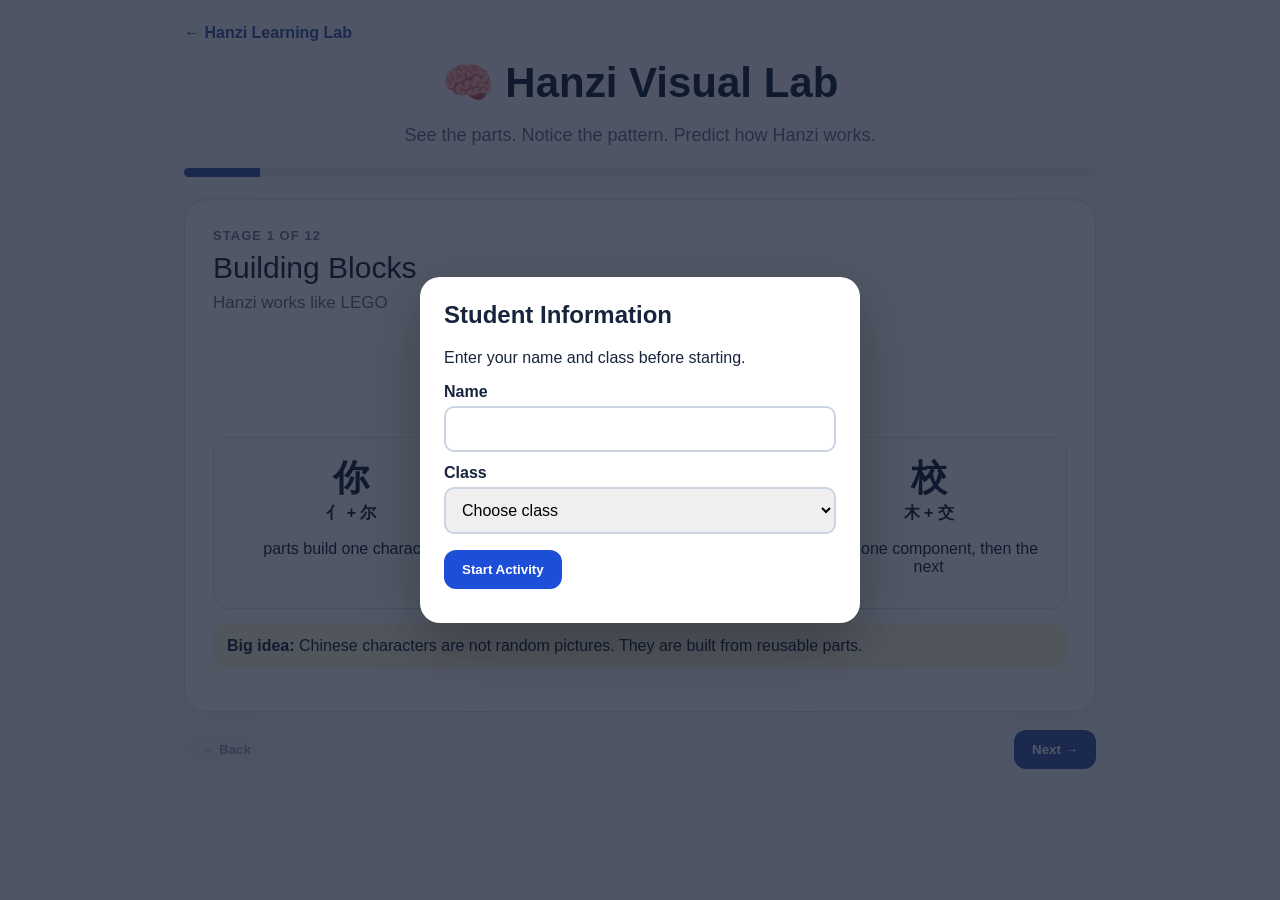
<file: hanzi-visual-lab.html>
<!doctype html>
<html lang="en">
<head>
<meta charset="utf-8">
<meta name="viewport" content="width=device-width,initial-scale=1">
<title>Mr. Li's Hanzi Learning Lab — Hanzi Visual Lab</title>
<style>
*{box-sizing:border-box} body{margin:0;background:#f6f8fc;color:#17243d;font-family:Arial,"Noto Sans SC",sans-serif}
.wrap{max-width:960px;margin:auto;padding:24px}.top a{text-decoration:none;color:#3859a8;font-weight:700}
.hero{text-align:center;margin:16px 0 22px}.hero h1{font-size:42px;margin:8px}.hero p{color:#66758d;font-size:18px}
.progress{height:9px;background:#e7ebf3;border-radius:10px;overflow:hidden;margin:16px 0 22px}.bar{height:100%;background:#3859a8;transition:.25s}
.card{background:#fff;border:1px solid #dde3ed;border-radius:24px;padding:28px;min-height:430px;box-shadow:0 8px 24px rgba(31,48,80,.06)}
.kicker{font-size:13px;letter-spacing:.08em;color:#718099;font-weight:800}.title{font-size:30px;margin:8px 0}.sub{color:#66758d;font-size:17px}
.hanzi{font-size:56px;font-weight:800;text-align:center;margin:24px 0}.grid{display:grid;grid-template-columns:repeat(3,1fr);gap:12px}
.box{border:1px solid #dde3ed;border-radius:16px;padding:16px;text-align:center}.hz{font-size:36px;font-weight:800}
.note{background:#fff7df;border-radius:14px;padding:14px;margin:14px 0}.question{border-top:1px solid #e7eaf0;margin-top:18px;padding-top:18px}
.question h3{font-size:18px}.opts{display:flex;gap:9px;flex-wrap:wrap}.opt{background:#fff;border:1px solid #cbd4e2;border-radius:11px;padding:10px 14px;font-size:17px;font-weight:700;cursor:pointer}
.opt:hover{border-color:#3859a8}.opt.correct{background:#edf8f0;border:2px solid #4d9865}.opt.wrong{background:#fff0f0;border:2px solid #c96b6b}
.feedback{display:none;margin-top:10px;font-weight:700}.feedback.show{display:block}.controls{display:flex;justify-content:space-between;gap:12px;margin-top:18px}
.btn{border:0;border-radius:12px;padding:12px 18px;font-weight:800;cursor:pointer}.btn:disabled{opacity:.45;cursor:not-allowed}.gate{text-align:right;margin-top:9px;color:#9a5b16;font-weight:700;font-size:14px}.primary{background:#3859a8;color:#fff}.secondary{background:#e9edf5;color:#253754}
.rule{font-size:28px;text-align:center;font-weight:800;margin:18px}.cn{text-align:center;color:#66758d;font-weight:700}.pool{font-size:25px;line-height:1.8;text-align:center}
@media(max-width:650px){.grid{grid-template-columns:1fr}.hero h1{font-size:34px}.card{padding:20px}.hanzi{font-size:48px}}
</style>
<style>
.student-modal{position:fixed;inset:0;background:rgba(15,23,42,.72);display:flex;align-items:center;justify-content:center;z-index:9999;padding:20px}.student-box{background:#fff;border-radius:20px;padding:24px;max-width:440px;width:100%;box-shadow:0 20px 60px rgba(0,0,0,.25)}.student-box h2{margin-top:0}.student-box label{display:block;font-weight:800;margin:12px 0 5px}.student-box input,.student-box select{width:100%;box-sizing:border-box;padding:12px;border:2px solid #cbd5e1;border-radius:10px;font:inherit}.student-box button,.submit-result-btn{margin-top:16px;border:0;border-radius:12px;padding:12px 18px;background:#1d4ed8;color:#fff;font-weight:800;cursor:pointer}.submit-result-btn:disabled{opacity:.55}.submit-status{margin-top:10px;font-weight:700}
</style></head>
<body><div class="student-modal" id="studentModal"><div class="student-box"><h2>Student Information</h2><p>Enter your name and class before starting.</p><label for="studentName">Name</label><input id="studentName" maxlength="24" autocomplete="name"><label for="studentClass">Class</label><select id="studentClass"><option value="">Choose class</option><option>Grade 6</option><option>Grade 8</option><option>Grade 9</option><option>Grade 10</option><option>Grade 11</option><option>IB DP1</option><option>Other</option></select><button id="studentStart">Start Activity</button><div class="submit-status" id="studentError"></div></div></div>
<div class="wrap">
<div class="top"><a href="index.html">← Hanzi Learning Lab</a></div>
<div class="hero"><h1>🧠 Hanzi Visual Lab</h1><p>See the parts. Notice the pattern. Predict how Hanzi works.</p></div>
<div class="progress"><div class="bar" id="bar"></div></div>
<main class="card" id="card"></main>
<div class="controls"><button class="btn secondary" id="back">← Back</button><button class="btn primary" id="next">Next →</button></div><div class="gate" id="gate"></div>
</div>
<script>
const slides = [
{t:"Building Blocks",s:"Hanzi works like LEGO",big:"亻 + 木 → 休",body:`<div class="grid">
<div class="box"><div class="hz">你</div><b>亻 + 尔</b><p>parts build one character</p></div>
<div class="box"><div class="hz">她</div><b>女 + 也</b><p>same structure, different clue</p></div>
<div class="box"><div class="hz">校</div><b>木 + 交</b><p>finish one component, then the next</p></div></div>
<div class="note"><b>Big idea:</b> Chinese characters are not random pictures. They are built from reusable parts.</div>`},
{t:"From Hanzi to Components",s:"Some familiar Hanzi change shape when they become components",big:"人 → 亻　手 → 扌　水 → 氵",body:`
<div class="note"><b>Notice:</b> Some Hanzi keep the same shape as a component. Others change shape to fit inside a new character.</div>
<div class="grid">
<div class="box"><div class="hz">人 → 亻</div><p>person → person component</p></div>
<div class="box"><div class="hz">手 → 扌</div><p>hand → hand component</p></div>
<div class="box"><div class="hz">水 → 氵</div><p>water → water component</p></div>
<div class="box"><div class="hz">足 → ⻊</div><p>foot → foot component</p></div>
<div class="box"><div class="hz">火 → 灬</div><p>fire → fire component</p></div>
<div class="box"><div class="hz">口 → 口</div><p>mouth → mouth component</p></div>
<div class="box"><div class="hz">木 → 木</div><p>tree → tree component</p></div>
<div class="box"><div class="hz">目 → 目</div><p>eye → eye component</p></div>
<div class="box"><div class="hz">女 → 女</div><p>woman → female component</p></div>
</div>
${q("Match 人 (rén) with its common component form.",["亻","扌","氵","⻊"],0,"✓ 人 → 亻")}
${q("Match 手 (shǒu) with its common component form.",["扌","亻","灬","氵"],0,"✓ 手 → 扌")}
${q("Match 水 (shuǐ) with its common component form.",["氵","灬","⻊","亻"],0,"✓ 水 → 氵")}
${q("Match 足 (zú) with its common component form.",["⻊","扌","氵","灬"],0,"✓ 足 → ⻊")}
${q("Match 火 (huǒ) with this common component form.",["灬","氵","扌","亻"],0,"✓ 火 → 灬")}
${q("Which one often keeps the SAME shape as a component?",["口","手 → 扌","水 → 氵","人 → 亻"],0,"✓ 口 often stays 口. 木, 目, and 女 can also keep their basic shape.")}
`},
{t:"Meaning Clues",s:"The same 17 radical clues as your classroom poster",big:"17 RADICAL CLUES",body:`<div class="grid">
<div class="box"><div class="hz">亻</div><b>PEOPLE</b><p>你 · 他 · 们</p></div>
<div class="box"><div class="hz">口</div><b>MOUTH</b><p>吃 · 喝 · 唱</p></div>
<div class="box"><div class="hz">扌</div><b>HAND / ACTION</b><p>打 · 拉 · 找</p></div>
<div class="box"><div class="hz">女</div><b>WOMAN / FEMALE</b><p>妈 · 她 · 姐</p></div>
<div class="box"><div class="hz">讠</div><b>SPEECH / LANGUAGE</b><p>说 · 话 · 语</p></div>
<div class="box"><div class="hz">氵</div><b>WATER</b><p>河 · 海 · 洗</p></div>
<div class="box"><div class="hz">艹</div><b>PLANTS / GRASS</b><p>花 · 草 · 茶</p></div>
<div class="box"><div class="hz">雨</div><b>RAIN / WEATHER</b><p>雨 · 雪 · 雷</p></div>
<div class="box"><div class="hz">木</div><b>TREES / WOOD</b><p>树 · 林 · 森</p></div>
<div class="box"><div class="hz">目</div><b>EYES / SEEING</b><p>看 · 眼 · 睛</p></div>
<div class="box"><div class="hz">日</div><b>SUN / DAY / TIME</b><p>明 · 晴 · 春</p></div>
<div class="box"><div class="hz">月</div><b>BODY</b><p>脸 · 腿 · 胖</p></div>
<div class="box"><div class="hz">宀</div><b>HOUSE / ROOF</b><p>家 · 室 · 安</p></div>
<div class="box"><div class="hz">门</div><b>DOOR / ENTRANCE</b><p>门 · 问 · 间</p></div>
<div class="box"><div class="hz">衤</div><b>CLOTHES / CLOTHING</b><p>衬 · 裤 · 袖</p></div>
<div class="box"><div class="hz">礻</div><b>SPIRITUAL / RELIGION</b><p>神 · 祝 · 福</p></div>
<div class="box"><div class="hz">纟</div><b>THREAD / SILK</b><p>线 · 绳 · 红</p></div>
</div>
<div class="note"><b>Remember:</b> A radical gives a meaning clue. It does not tell you the whole meaning of the character.</div>
${q("Which radical is most connected with RAIN / WEATHER?",["雨","门","木","口"],0,"✓ 雨 (yǔ) — rain / weather")}
${q("Which radical is most connected with DOOR / ENTRANCE?",["门","雨","氵","女"],0,"✓ 门 (mén) — door / entrance")}
`},
{t:"Build Words",s:"Known characters can combine to make words",big:"学 → 学生 · 学校 · 同学",body:`<div class="grid">
<div class="box"><div class="hz">中国</div><div class="cn">Zhōngguó</div><p>China</p></div><div class="box"><div class="hz">生日</div><div class="cn">shēngrì</div><p>birthday</p></div><div class="box"><div class="hz">水果</div><div class="cn">shuǐguǒ</div><p>fruit</p></div></div>`},

{t:"Writing Lab 1/7",s:"Top → Bottom",big:"从上到下",body:`
<div class="rule">三　→　学　→　岁</div><div class="cn">When parts are stacked, start higher and move downward.</div>
${q("Which character has a TOP → BOTTOM structure?",["喜","你","红"],0,"✓ 喜")}
${q("In 岁, which part is higher?",["山","夕"],0,"✓ 山")}
${q("Which character is NOT mainly top-bottom?",["她","学","爸"],0,"✓ 她 is mainly left-right.")}`},

{t:"Writing Lab 2/7",s:"Left → Right",big:"从左到右",body:`
<div class="rule">你 = 亻 + 尔　　校 = 木 + 交</div><div class="cn">Finish the left component before moving to the right.</div>
${q("Which character has a LEFT → RIGHT structure?",["红","岁","学"],0,"✓ 红 = 纟 + 工")}
${q("Which component comes first in 她?",["女","也"],0,"✓ 女")}
${q("Which pair are BOTH left-right characters?",["住 + 课","哥 + 岁","国 + 喜"],0,"✓ 住 + 课")}`},

{t:"Writing Lab 3/7",s:"Horizontal → Vertical",big:"先横后竖",body:`
<div class="rule">十 = 一 → 丨</div><div class="cn">横 (héng) = horizontal　·　竖 (shù) = vertical</div><div class="cn">When horizontal and vertical strokes cross, horizontal commonly comes first.</div>
${q("Which stroke comes first in 十?",["一 (héng) — horizontal","丨 (shù) — vertical"],0,"✓ 一 (héng) — horizontal")}
${q("Which rule helps with crossing strokes in 车?",["Horizontal → Vertical","Outside → Inside"],0,"✓ Horizontal → Vertical")}
${q("Which familiar character also contains crossing horizontal and vertical strokes?",["去","她","问"],0,"✓ 去")}`},

{t:"Writing Lab 4/7",s:"Left-falling → Right-falling",big:"先撇后捺",body:`
<div class="rule">人 = 丿 → ㇏　　大 · 天</div><div class="cn">撇 (piě) = left-falling　·　捺 (nà) = right-falling　·　横 (héng) = horizontal</div><div class="cn">When 撇 and 捺 form a pair, 撇 commonly comes first.</div>
${q("Which stroke comes first in 人?",["丿 (piě) — left-falling","㇏ (nà) — right-falling"],0,"✓ 丿 (piě) — left-falling")}
${q("In 大, which stroke comes first?",["横 (héng) — horizontal","撇 (piě) — left-falling","捺 (nà) — right-falling"],0,"✓ 横 (héng) — horizontal")}
${q("In 天, which stroke comes first?",["横 (héng) — horizontal","撇 (piě) — left-falling","捺 (nà) — right-falling"],0,"✓ 横 (héng) — horizontal")}`},

{t:"Writing Lab 5/7",s:"Outside → Inside",big:"先外后内",body:`
<div class="rule">问 = 门 → 口</div><div class="cn">Begin the enclosing structure before writing the inside.</div>
${q("Transfer the rule to 国. What do you begin before 玉?",["Outer frame","玉"],0,"✓ Outer frame")}
${q("Which character has an enclosing structure?",["国","校","红"],0,"✓ 国")}
${q("Which character is NOT left-right?",["国","你","她"],0,"✓ 国")}`},

{t:"Writing Lab 6/7",s:"LEGO Rule — Finish One Component",big:"部件写完整",body:`
<div class="rule">你：亻 → 尔　　红：纟 → 工</div><div class="cn">A useful writing strategy: finish one building block before starting the next.</div>
${q("Which component do you finish first in 住?",["亻","主"],0,"✓ 亻")}
${q("Which component do you finish first in 课?",["讠","果"],0,"✓ 讠")}
${q("Which component do you finish first in 欢?",["又","欠"],0,"✓ 又")}`},

{t:"Writing Lab 7/7",s:"Mixed Hanzi Challenge",big:"🏆",body:`
${q("学 — Which structure helps most?",["Top → Bottom","Left → Right","Outside → Inside"],0,"✓ Top → Bottom")}
${q("国 — Which rule helps most?",["Outside → Inside","Left → Right","撇 → 捺"],0,"✓ Outside → Inside")}
${q("泰 — Which TWO ideas can help?",["Top → Bottom + 撇 before 捺","Left → Right","Outside → Inside"],0,"✓ Top → Bottom + 撇 before 捺")}
${q("红 — Which component is completed first?",["纟","工"],0,"✓ 纟")}
${q("叫 — How is the character mainly built?",["Left → Right","Top → Bottom","Enclosed"],0,"✓ Left → Right")}
${q("爸 — Which description fits best?",["Top → Bottom","Left → Right","Outside → Inside"],0,"✓ Top → Bottom")}
${q("谢 — Which component is on the left?",["讠","身","寸"],0,"✓ 讠")}
${q("我 — Does one simple structure rule explain the whole character?",["No — use patterns, then check stroke order","Yes — Left → Right only","Yes — Outside → Inside"],0,"✓ Correct. Patterns help us predict; they do not replace checking every new character.")}
<div class="note"><b>Core characters:</b><div class="pool">学 · 国 · 泰 · 天 · 我 · 叫 · 大 · 岁 · 去 · 过 · 红 · 你 · 她 · 爸 · 弟 · 哥 · 校 · 住 · 再 · 见 · 谢 · 喜 · 欢 · 车 · 美 · 课</div></div>`},

{t:"Character Detective",s:"Use clues to investigate an unfamiliar Hanzi",big:"湖",body:`
<div class="box"><div class="hz">湖</div><p><b>1.</b> Find a familiar part → 氵</p><p><b>2.</b> Recall its clue → WATER</p><p><b>3.</b> Predict the meaning category</p><p><b>4.</b> Check → 湖 <b>hú</b> means <b>lake</b>.</p></div>
<div class="note"><b>Final idea:</b> SEE → BREAK INTO PARTS → NOTICE STRUCTURE → PREDICT → CHECK → WRITE</div>`}
];

function q(text,opts,correct,feedback){
 const choices=opts.map((o,i)=>({text:o,ok:i===correct})).sort(()=>Math.random()-.5);
 let buttons=choices.map(x=>`<button class="opt" data-ok="${x.ok?1:0}">${x.text}</button>`).join("");
 return `<div class="question"><h3>${text}</h3><div class="opts">${buttons}</div><div class="feedback">${feedback}</div></div>`;
}
let i=0;
const answered=slides.map(()=>new Set());
const correctAnswers=slides.map(()=>new Set());
let visualAttempts=0;
const card=document.getElementById("card"),bar=document.getElementById("bar"),back=document.getElementById("back"),next=document.getElementById("next"),gate=document.getElementById("gate");

function updateGate(){
 const questions=[...card.querySelectorAll(".question")];
 const needsAnswers=questions.length>0;
 const complete=!needsAnswers || answered[i].size===questions.length;
 next.disabled=!complete;
 gate.textContent=!complete ? `Answer all ${questions.length} question${questions.length>1?"s":""} before continuing. (${answered[i].size}/${questions.length})` : "";
}

function render(){
 const x=slides[i];
 card.innerHTML=`<div class="kicker">STAGE ${i+1} OF ${slides.length}</div><div class="title">${x.t}</div><div class="sub">${x.s}</div><div class="hanzi">${x.big}</div>${x.body}`;
 bar.style.width=((i+1)/slides.length*100)+"%";
 back.disabled=i===0;
 next.textContent=i===slides.length-1?"Finish":"Next →";
 const questions=[...card.querySelectorAll(".question")];
 questions.forEach((question,qi)=>{
   question.querySelectorAll(".opt").forEach(btn=>btn.onclick=()=>{
     question.querySelectorAll(".opt").forEach(b=>b.classList.remove("correct","wrong"));
     visualAttempts++;btn.classList.add(btn.dataset.ok==="1"?"correct":"wrong");if(btn.dataset.ok==="1")correctAnswers[i].add(qi);
     question.querySelector(".feedback").classList.add("show");
     answered[i].add(qi);
     updateGate();
   });
 });
 updateGate();
 window.scrollTo({top:0,behavior:"smooth"});
}
back.onclick=()=>{if(i>0){i--;render()}};
next.onclick=()=>{if(next.disabled)return;if(i===slides.length-1){const totalQ=slides.reduce((n,s)=>{const d=document.createElement("div");d.innerHTML=s.body;return n+d.querySelectorAll(".question").length},0);const correct=correctAnswers.reduce((n,s)=>n+s.size,0);card.innerHTML='<div class="title">Lab Complete!</div><div class="sub">You completed the Hanzi Visual Lab.</div><div class="hanzi">✓</div><button class="submit-result-btn" id="submitResult">Submit result to Mr. Li</button><div class="submit-status" id="submitMsg"></div>';next.disabled=true;back.disabled=true;document.getElementById("submitResult").onclick=()=>sendStudentResult({totalQuestions:totalQ,correct,totalAttempts:visualAttempts,meaningsReviewed:"Yes"},document.getElementById("submitResult"),document.getElementById("submitMsg"));return;}i++;render();};
render();
</script>
<script>
const RESULTS_ENDPOINT="https://script.google.com/macros/s/AKfycbxfFi4GnZp_uFTdR16jCefO8D1cRzz0hBO-C5ACpM8GPMN3k2M3tRWYL3Eckgjf7sUr/exec";
const GAME_NAME="Hanzi Visual Lab 1.0";
let studentProfile=null, activityStartedAt=Date.now();
(function(){
 const saved=JSON.parse(localStorage.getItem("hanziStudentProfile")||"null");
 if(saved){document.getElementById("studentName").value=saved.nickname||"";document.getElementById("studentClass").value=saved.className||"";}
 document.getElementById("studentStart").onclick=()=>{
  const nickname=document.getElementById("studentName").value.trim(),className=document.getElementById("studentClass").value;
  if(!nickname||!className){document.getElementById("studentError").textContent="Please enter your name and choose your class.";return;}
  studentProfile={nickname,className};localStorage.setItem("hanziStudentProfile",JSON.stringify(studentProfile));activityStartedAt=Date.now();document.getElementById("studentModal").style.display="none";
 };
})();
async function sendStudentResult(metrics,btn,msg){
 if(!studentProfile){msg.textContent="Name and class are missing.";return;}
 btn.disabled=true;msg.textContent="Submitting…";
 const total=Number(metrics.totalQuestions||0), correct=Number(metrics.correct||0);
 const result={submittedAt:new Date().toISOString(),className:studentProfile.className,nickname:studentProfile.nickname,completed:"Yes",durationMinutes:Math.max(1,Math.round((Date.now()-activityStartedAt)/60000)),totalQuestions:total,firstTryCorrect:correct,firstTryRate:total?correct/total:0,totalAttempts:Number(metrics.totalAttempts||total),extraAttempts:Math.max(0,Number(metrics.totalAttempts||total)-total),meaningsReviewed:metrics.meaningsReviewed||"",buildFirstTryRate:metrics.buildFirstTryRate||"",strokeOrderFirstTryRate:metrics.strokeOrderFirstTryRate||"",mixedChallengeFirstTryRate:metrics.mixedChallengeFirstTryRate||"",hardestItems:metrics.hardestItems||"",gameVersion:GAME_NAME,submissionId:(globalThis.crypto?.randomUUID?.()||Date.now()+"-"+Math.random().toString(16).slice(2))};
 try{await fetch(RESULTS_ENDPOINT,{method:"POST",mode:"no-cors",headers:{"Content-Type":"text/plain;charset=utf-8"},body:JSON.stringify(result)});msg.textContent="Result submitted to Mr. Li.";btn.textContent="Submitted";}
 catch(e){msg.textContent="Submission did not work. Please tell Mr. Li.";btn.disabled=false;}
}
</script></body></html>
</file>
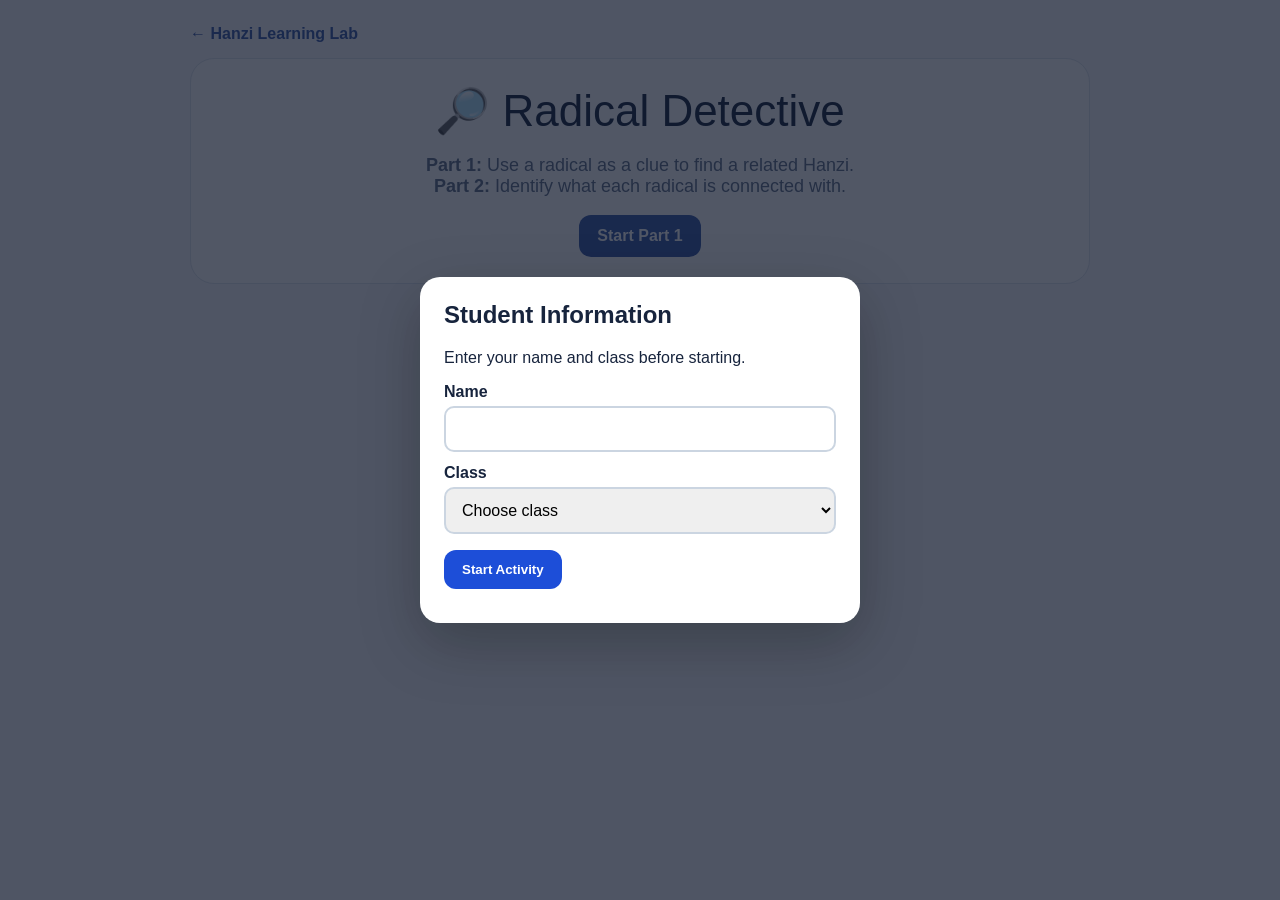
<file: radical-detective.html>
<!doctype html><html lang="en"><head><meta charset="utf-8"><meta name="viewport" content="width=device-width,initial-scale=1"><title>Mr. Li's Hanzi Learning Lab — Radical Detective</title>
<style>*{box-sizing:border-box}body{margin:0;background:#f7f8fb;color:#17243d;font-family:Arial,sans-serif}.w{max-width:950px;margin:auto;padding:25px}.nav a{text-decoration:none;color:#3859a8;font-weight:bold}.c{background:white;border:1px solid #dfe5ee;border-radius:24px;padding:26px}.h{text-align:center;font-size:44px}.sub{text-align:center;color:#607089;font-size:18px}.q{font-size:24px;font-weight:bold}.rad{text-align:center;font-size:65px;font-weight:bold;margin:20px}.opts{display:grid;grid-template-columns:1fr 1fr;gap:13px}.o{border:2px solid #dfe5ee;background:white;border-radius:16px;padding:17px;font-size:20px;cursor:pointer}.good{background:#effaf4;border-color:#218c5b}.bad{background:#fff1f1;border-color:#c54a4a}.fb{margin-top:16px;padding:14px;background:#f3f5f9;border-radius:12px}.b{background:#3859a8;color:white;border:0;border-radius:12px;padding:12px 18px;font-weight:bold;font-size:16px;cursor:pointer}@media(max-width:600px){.opts{grid-template-columns:1fr}}</style><style>
.student-modal{position:fixed;inset:0;background:rgba(15,23,42,.72);display:flex;align-items:center;justify-content:center;z-index:9999;padding:20px}.student-box{background:#fff;border-radius:20px;padding:24px;max-width:440px;width:100%;box-shadow:0 20px 60px rgba(0,0,0,.25)}.student-box h2{margin-top:0}.student-box label{display:block;font-weight:800;margin:12px 0 5px}.student-box input,.student-box select{width:100%;box-sizing:border-box;padding:12px;border:2px solid #cbd5e1;border-radius:10px;font:inherit}.student-box button,.submit-result-btn{margin-top:16px;border:0;border-radius:12px;padding:12px 18px;background:#1d4ed8;color:#fff;font-weight:800;cursor:pointer}.submit-result-btn:disabled{opacity:.55}.submit-status{margin-top:10px;font-weight:700}
</style></head>
<body><div class="student-modal" id="studentModal"><div class="student-box"><h2>Student Information</h2><p>Enter your name and class before starting.</p><label for="studentName">Name</label><input id="studentName" maxlength="24" autocomplete="name"><label for="studentClass">Class</label><select id="studentClass"><option value="">Choose class</option><option>Grade 6</option><option>Grade 8</option><option>Grade 9</option><option>Grade 10</option><option>Grade 11</option><option>IB DP1</option><option>Other</option></select><button id="studentStart">Start Activity</button><div class="submit-status" id="studentError"></div></div></div><div class="w"><div class="nav"><a href="index.html">← Hanzi Learning Lab</a></div><div id="a" style="margin-top:15px"></div></div>
<script>
const Q=[
["亻","PEOPLE","他","他 — he",["他 — he","河 — river","裤 — trousers","唱 — sing"]],
["口","MOUTH / SPEAKING","喝","喝 — drink",["喝 — drink","找 — look for","海 — sea","裤 — trousers"]],
["扌","HAND / ACTION","找","找 — look for",["找 — look for","晴 — sunny","妈 — mom","语 — language"]],
["女","FEMALE / FAMILY","妈","妈 — mom",["妈 — mom","河 — river","说 — speak","树 — tree"]],
["讠","SPEECH / LANGUAGE","说","说 — speak",["说 — speak","裤 — trousers","花 — flower","脚 — foot"]],
["氵","WATER","海","海 — sea",["海 — sea","唱 — sing","袖 — sleeve","姐 — older sister"]],
["艹","PLANTS / GRASS","花","花 — flower",["花 — flower","河 — river","找 — look for","礼 — courtesy"]],
["雨","RAIN / WEATHER","雪","雪 — snow",["雪 — snow","说 — speak","裤 — trousers","妈 — mom"]],
["木","TREES / WOOD","林","林 — forest",["林 — forest","说 — speak","裤 — trousers","脸 — face"]],
["日","SUN / DAY / TIME","晴","晴 — sunny",["晴 — sunny","海 — sea","找 — look for","姐 — older sister"]],
["月","BODY","脸","脸 — face",["脸 — face","海 — sea","说 — speak","花 — flower"]],
["足","FOOT / MOVEMENT","跑","跑 — run",["跑 — run","晴 — sunny","说 — speak","花 — flower"]],
["宀","HOUSE / ROOF","家","家 — home",["家 — home","河 — river","说 — speak","裤 — trousers"]],
["门","DOOR / ENTRANCE","问","问 — ask",["问 — ask","海 — sea","妈 — mom","林 — forest"]],
["目","EYES / SEEING","眼","眼 — eye",["眼 — eye","海 — sea","花 — flower","裤 — trousers"]],
["衤","CLOTHES / CLOTHING","裤","裤 — trousers",["裤 — trousers","祝 — bless","河 — river","姐 — older sister"]],
["礻","SPIRITUAL / RELIGION","祝","祝 — bless",["祝 — bless","裤 — trousers","海 — sea","找 — look for"]],
["纟","THREAD / SILK","线","线 — thread / line",["线 — thread / line","家 — home","眼 — eye","唱 — sing"]]
];
const M=[
["亻","PEOPLE",["PEOPLE","WATER","CLOTHING","PLANTS"]],
["口","MOUTH / SPEAKING",["MOUTH / SPEAKING","HOME / ROOF","TREES / WOOD","WEATHER"]],
["扌","HAND / ACTION",["HAND / ACTION","SPEECH / LANGUAGE","BODY","CLOTHING"]],
["女","FEMALE / FAMILY",["FEMALE / FAMILY","WATER","EYES / SEEING","THREAD / TEXTILE"]],
["讠","SPEECH / LANGUAGE",["SPEECH / LANGUAGE","PLANTS","FOOT / MOVEMENT","HOME / ROOF"]],
["氵","WATER",["WATER","PEOPLE","SUN / DAY / TIME","CLOTHING"]],
["艹","PLANTS / GRASS",["PLANTS / GRASS","BODY","MOUTH / SPEAKING","SPIRITUAL / RELIGION"]],
["雨","RAIN / WEATHER",["RAIN / WEATHER","SPEECH / LANGUAGE","CLOTHES / CLOTHING","PEOPLE"]],
["木","TREES / WOOD",["TREES / WOOD","WATER","FEMALE / FAMILY","FOOT / MOVEMENT"]],
["日","SUN / DAY / TIME",["SUN / DAY / TIME","EYES / SEEING","HOME / ROOF","THREAD / TEXTILE"]],
["月","BODY",["BODY","MOON ONLY","WATER","PLANTS"]],
["足","FOOT / MOVEMENT",["FOOT / MOVEMENT","SPEECH / LANGUAGE","TREES / WOOD","CLOTHES / CLOTHING"]],
["宀","HOUSE / ROOF",["HOUSE / ROOF","HAND / ACTION","WATER","EYES / SEEING"]],
["门","DOOR / ENTRANCE",["DOOR / ENTRANCE","RAIN / WEATHER","WATER","FEMALE / FAMILY"]],
["目","EYES / SEEING",["EYES / SEEING","PLANTS","PEOPLE","THREAD / TEXTILE"]],
["衤","CLOTHES / CLOTHING",["CLOTHES / CLOTHING","SPIRITUAL / RELIGION","WATER","BODY"]],
["礻","SPIRITUAL / RELIGION",["SPIRITUAL / RELIGION","CLOTHES / CLOTHING","TREES / WOOD","MOUTH / SPEAKING"]],
["纟","THREAD / SILK",["THREAD / SILK","HOUSE / ROOF","SUN / DAY / TIME","PLANTS / GRASS"]]
];
let part=1,i=0,s=0,lock=false,totalScore=0;const A=document.getElementById("a");function sh(x){return [...x].sort(()=>Math.random()-.5)}
function intro(){A.innerHTML='<div class="c" style="text-align:center"><div class="h">🔎 Radical Detective</div><p class="sub"><b>Part 1:</b> Use a radical as a clue to find a related Hanzi.<br><b>Part 2:</b> Identify what each radical is connected with.</p><button class="b" onclick="start()">Start Part 1</button></div>'}
function start(){part=1;i=0;s=0;totalScore=0;show()}
function show(){lock=false;let x=Q[i],o=sh(x[4]);A.innerHTML='<div class="c"><b>Part 1 — Character Clues　Question '+(i+1)+' / '+Q.length+'　Score: '+s+'/'+i+'</b><div class="q">Which character is most likely connected with <b>'+x[1]+'</b>?</div><div class="rad">'+x[0]+'</div><div class="opts">'+o.map(v=>'<button class="o" data-v="'+v+'" onclick="pick(this)">'+v+'</button>').join("")+'</div><div id="f" class="fb">Use the radical as your evidence.</div><p style="text-align:right"><button id="n" class="b" onclick="next()" disabled>Next →</button></p></div>'}
function pick(e){if(lock)return;lock=true;let x=Q[i],ok=e.dataset.v===x[3];if(ok)s++;document.querySelectorAll(".o").forEach(z=>{if(z.dataset.v===x[3])z.classList.add("good");else if(z===e)z.classList.add("bad")});document.getElementById("f").innerHTML=ok?"✅ Correct!":"💡 Look for <b>"+x[0]+"</b>. The answer is <b>"+x[3]+"</b>.";document.getElementById("n").disabled=false}
function next(){i++;if(i<Q.length)show();else partIntro()}
function partIntro(){totalScore=s;A.innerHTML='<div class="c" style="text-align:center"><div class="h">Part 1 Complete!</div><p class="sub">Now reverse your thinking.</p><p class="q">What meaning clue does each radical give?</p><button class="b" onclick="start2()">Start Part 2</button></div>'}
function start2(){part=2;i=0;s=0;show2()}
function show2(){lock=false;let x=M[i],o=sh(x[2]);A.innerHTML='<div class="c"><b>Part 2 — Radical Meanings　Question '+(i+1)+' / '+M.length+'　Score: '+s+'/'+i+'</b><div class="q">What is <b>'+x[0]+'</b> most often connected with?</div><div class="rad">'+x[0]+'</div><div class="opts">'+o.map(v=>'<button class="o" data-v="'+v+'" onclick="pick2(this)">'+v+'</button>').join("")+'</div><div id="f" class="fb">Choose the best meaning clue.</div><p style="text-align:right"><button id="n" class="b" onclick="next2()" disabled>Next →</button></p></div>'}
function pick2(e){if(lock)return;lock=true;let x=M[i],ok=e.dataset.v===x[1];if(ok)s++;document.querySelectorAll(".o").forEach(z=>{if(z.dataset.v===x[1])z.classList.add("good");else if(z===e)z.classList.add("bad")});document.getElementById("f").innerHTML=ok?"✅ Correct! <b>"+x[0]+"</b> is connected with <b>"+x[1]+"</b>.":"💡 The best meaning clue is <b>"+x[1]+"</b>.";document.getElementById("n").disabled=false}
function next2(){i++;if(i<M.length)show2();else finish()}
function finish(){const finalCorrect=totalScore+s,totalQ=Q.length+M.length;A.innerHTML='<div class="c" style="text-align:center"><div class="h">Mission Complete!</div><p class="sub">Part 1: <b>'+totalScore+'/'+Q.length+'</b><br>Part 2: <b>'+s+'/'+M.length+'</b><br>Total: <b>'+finalCorrect+'/'+totalQ+'</b></p><p>Radicals give meaning clues — not always the complete meaning.</p><button class="b" onclick="start()">Play Again</button><br><button class="submit-result-btn" id="submitResult">Submit result to Mr. Li</button><div class="submit-status" id="submitMsg"></div></div>';document.getElementById("submitResult").onclick=()=>sendStudentResult({totalQuestions:totalQ,correct:finalCorrect,totalAttempts:totalQ,meaningsReviewed:"Yes"},document.getElementById("submitResult"),document.getElementById("submitMsg"))}
intro();
</script><script>
const RESULTS_ENDPOINT="https://script.google.com/macros/s/AKfycbxfFi4GnZp_uFTdR16jCefO8D1cRzz0hBO-C5ACpM8GPMN3k2M3tRWYL3Eckgjf7sUr/exec";
const GAME_NAME="Radical Detective 1.0";
let studentProfile=null, activityStartedAt=Date.now();
(function(){
 const saved=JSON.parse(localStorage.getItem("hanziStudentProfile")||"null");
 if(saved){document.getElementById("studentName").value=saved.nickname||"";document.getElementById("studentClass").value=saved.className||"";}
 document.getElementById("studentStart").onclick=()=>{
  const nickname=document.getElementById("studentName").value.trim(),className=document.getElementById("studentClass").value;
  if(!nickname||!className){document.getElementById("studentError").textContent="Please enter your name and choose your class.";return;}
  studentProfile={nickname,className};localStorage.setItem("hanziStudentProfile",JSON.stringify(studentProfile));activityStartedAt=Date.now();document.getElementById("studentModal").style.display="none";
 };
})();
async function sendStudentResult(metrics,btn,msg){
 if(!studentProfile){msg.textContent="Name and class are missing.";return;}
 btn.disabled=true;msg.textContent="Submitting…";
 const total=Number(metrics.totalQuestions||0), correct=Number(metrics.correct||0);
 const result={submittedAt:new Date().toISOString(),className:studentProfile.className,nickname:studentProfile.nickname,completed:"Yes",durationMinutes:Math.max(1,Math.round((Date.now()-activityStartedAt)/60000)),totalQuestions:total,firstTryCorrect:correct,firstTryRate:total?correct/total:0,totalAttempts:Number(metrics.totalAttempts||total),extraAttempts:Math.max(0,Number(metrics.totalAttempts||total)-total),meaningsReviewed:metrics.meaningsReviewed||"",buildFirstTryRate:metrics.buildFirstTryRate||"",strokeOrderFirstTryRate:metrics.strokeOrderFirstTryRate||"",mixedChallengeFirstTryRate:metrics.mixedChallengeFirstTryRate||"",hardestItems:metrics.hardestItems||"",gameVersion:GAME_NAME,submissionId:(globalThis.crypto?.randomUUID?.()||Date.now()+"-"+Math.random().toString(16).slice(2))};
 try{await fetch(RESULTS_ENDPOINT,{method:"POST",mode:"no-cors",headers:{"Content-Type":"text/plain;charset=utf-8"},body:JSON.stringify(result)});msg.textContent="Result submitted to Mr. Li.";btn.textContent="Submitted";}
 catch(e){msg.textContent="Submission did not work. Please tell Mr. Li.";btn.disabled=false;}
}
</script></body></html>
</file>
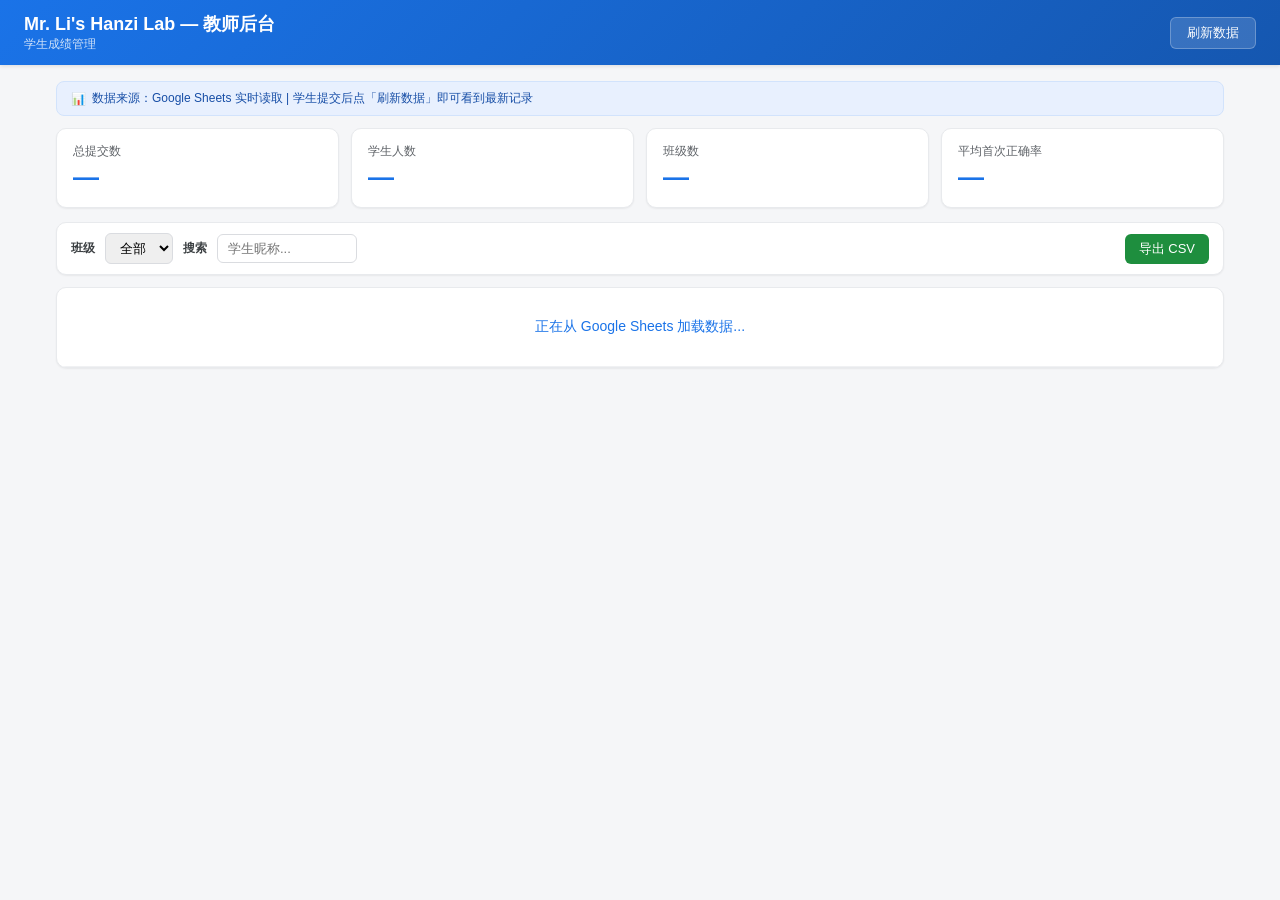
<file: teacher-dashboard.html>
<!DOCTYPE html>
<html lang="zh-CN">
<head>
<meta charset="UTF-8">
<meta name="viewport" content="width=device-width, initial-scale=1.0">
<title>教师后台 — Hanzi Learning Lab</title>
<style>
  * { margin: 0; padding: 0; box-sizing: border-box; }
  body {
    font-family: -apple-system, BlinkMacSystemFont, 'Segoe UI', Roboto, 'Helvetica Neue', Arial, sans-serif;
    background: #f5f6f8;
    color: #1a1a2e;
    min-height: 100vh;
    font-size: 14px;
  }
  .topbar {
    background: linear-gradient(135deg, #1a73e8, #1557b0);
    color: #fff;
    padding: 12px 24px;
    display: flex;
    justify-content: space-between;
    align-items: center;
    box-shadow: 0 1px 4px rgba(0,0,0,0.12);
    position: sticky; top: 0; z-index: 100;
  }
  .topbar h1 { font-size: 18px; font-weight: 600; }
  .topbar .subtitle { font-size: 12px; opacity: 0.8; }
  .topbar .refresh-btn {
    background: rgba(255,255,255,0.15);
    border: 1px solid rgba(255,255,255,0.25);
    color: #fff;
    padding: 6px 16px;
    border-radius: 6px;
    cursor: pointer;
    font-size: 13px;
  }
  .topbar .refresh-btn:hover { background: rgba(255,255,255,0.25); }

  .container { max-width: 1200px; margin: 0 auto; padding: 16px; }

  .stats-grid {
    display: grid;
    grid-template-columns: repeat(4, 1fr);
    gap: 12px;
    margin-bottom: 14px;
  }
  .stat-card {
    background: #fff;
    border-radius: 10px;
    padding: 14px 16px;
    box-shadow: 0 1px 2px rgba(0,0,0,0.06);
    border: 1px solid #e8eaed;
  }
  .stat-card .label { font-size: 12px; color: #5f6368; font-weight: 500; margin-bottom: 2px; }
  .stat-card .value { font-size: 26px; font-weight: 700; color: #1a73e8; line-height: 1.2; }

  .toolbar {
    background: #fff;
    border-radius: 10px;
    padding: 10px 14px;
    margin-bottom: 12px;
    box-shadow: 0 1px 2px rgba(0,0,0,0.06);
    border: 1px solid #e8eaed;
    display: flex;
    gap: 10px;
    align-items: center;
    flex-wrap: wrap;
  }
  .toolbar label { font-size: 12px; font-weight: 600; color: #3c4043; white-space: nowrap; }
  .toolbar select, .toolbar input {
    padding: 6px 10px;
    border: 1px solid #dadce0;
    border-radius: 6px;
    font-size: 13px;
    outline: none;
  }
  .toolbar select:focus, .toolbar input:focus { border-color: #1a73e8; }
  .toolbar .spacer { flex: 1; }
  .toolbar .export-btn {
    background: #1e8e3e;
    color: #fff;
    border: none;
    padding: 6px 14px;
    border-radius: 6px;
    cursor: pointer;
    font-size: 13px;
    font-weight: 500;
  }
  .toolbar .export-btn:hover { background: #176527; }

  .table-wrapper {
    background: #fff;
    border-radius: 10px;
    overflow: hidden;
    box-shadow: 0 1px 2px rgba(0,0,0,0.06);
    border: 1px solid #e8eaed;
  }
  .table-scroll { overflow-x: auto; max-height: 70vh; }
  table { width: 100%; border-collapse: collapse; font-size: 13px; }
  thead { background: #f1f3f4; }
  th {
    padding: 8px 10px;
    text-align: left;
    font-weight: 600;
    color: #3c4043;
    white-space: nowrap;
    cursor: pointer;
    user-select: none;
    position: sticky;
    top: 0;
    background: #f1f3f4;
    border-bottom: 1px solid #dadce0;
  }
  th:hover { background: #e8eaed; }
  th .sort-indicator { font-size: 9px; color: #999; margin-left: 3px; }
  td {
    padding: 6px 10px;
    border-bottom: 1px solid #f0f1f3;
    white-space: nowrap;
  }
  tbody tr:hover { background: #f8f9fa; }
  tbody tr:nth-child(even) { background: #fcfcfd; }
  tbody tr:nth-child(even):hover { background: #f8f9fa; }

  .pct-high { color: #1e8e3e; font-weight: 600; }
  .pct-mid { color: #e37400; font-weight: 600; }
  .pct-low { color: #d93025; font-weight: 600; }
  .game-tag { background: #e8f0fe; color: #1a73e8; padding: 2px 8px; border-radius: 10px; font-size: 11px; white-space: nowrap; }
  .completed-yes { color: #1e8e3e; }
  .completed-no { color: #d93025; }

  .status-bar { text-align: center; padding: 30px; color: #5f6368; font-size: 14px; }
  .loading { color: #1a73e8; }
  .error {
    background: #fce8e6;
    color: #d93025;
    padding: 12px 16px;
    border-radius: 8px;
    margin-bottom: 12px;
    font-size: 13px;
    border: 1px solid #f9d0cb;
  }
  .error .retry-link { color: #1a73e8; text-decoration: underline; cursor: pointer; margin-left: 8px; }
  .empty-state { text-align: center; padding: 40px 20px; color: #999; }
  .empty-state .icon { font-size: 36px; margin-bottom: 8px; }

  .info-bar {
    background: #e8f0fe;
    border: 1px solid #d2e3fc;
    border-radius: 8px;
    padding: 8px 14px;
    margin-bottom: 12px;
    font-size: 12px;
    color: #174ea6;
    display: flex;
    align-items: center;
    gap: 6px;
  }

  @media (max-width: 768px) {
    .topbar { flex-direction: column; gap: 6px; text-align: center; padding: 10px; }
    .stats-grid { grid-template-columns: repeat(2, 1fr); }
    .toolbar { flex-direction: column; align-items: stretch; }
    .toolbar .spacer { display: none; }
  }
</style>
</head>
<body>

<div class="topbar">
  <div>
    <h1>Mr. Li's Hanzi Lab — 教师后台</h1>
    <div class="subtitle">学生成绩管理</div>
  </div>
  <button class="refresh-btn" onclick="loadData()">刷新数据</button>
</div>

<div class="container">

  <div class="info-bar">
    <span>📊</span>
    <span>数据来源：Google Sheets 实时读取 | 学生提交后点「刷新数据」即可看到最新记录</span>
  </div>

  <div id="errorBox" style="display:none;" class="error"></div>

  <div class="stats-grid">
    <div class="stat-card"><div class="label">总提交数</div><div class="value" id="statTotal">—</div></div>
    <div class="stat-card"><div class="label">学生人数</div><div class="value" id="statStudents">—</div></div>
    <div class="stat-card"><div class="label">班级数</div><div class="value" id="statClasses">—</div></div>
    <div class="stat-card"><div class="label">平均首次正确率</div><div class="value" id="statAvgFirstTry">—</div></div>
  </div>

  <div class="toolbar">
    <label>班级</label>
    <select id="classFilter" onchange="renderTable()">
      <option value="">全部</option>
    </select>
    <label>搜索</label>
    <input type="text" id="searchInput" placeholder="学生昵称..." oninput="renderTable()" style="width:140px;">
    <div class="spacer"></div>
    <button class="export-btn" onclick="exportCSV()">导出 CSV</button>
  </div>

  <div class="table-wrapper">
    <div class="table-scroll">
      <table>
        <thead id="tableHead"></thead>
        <tbody id="tableBody">
          <tr><td colspan="10" class="status-bar loading">正在从 Google Sheets 加载数据...</td></tr>
        </tbody>
      </table>
    </div>
  </div>

</div>

<script>
var SHEET_ID = '1aIfSG2ItWHQ184VVsy-jn0asXzN5A0ixpxyY2EBhOvk';
var GVIZ_URL = 'https://docs.google.com/spreadsheets/d/' + SHEET_ID + '/gviz/tq?tqx=out:json';

var allData = [];
var sortColumn = 'Submitted At';
var sortDirection = 'desc';

// 精简列：只显示教师最关心的
var COLUMNS = [
  { key: 'Submitted At', label: '时间', sortable: true },
  { key: 'Class', label: '班级', sortable: true },
  { key: 'Nickname', label: '学生', sortable: true },
  { key: 'Game Version', label: '游戏', sortable: true, isGame: true },
  { key: 'Duration (min)', label: '用时', sortable: true, suffix: '分' },
  { key: 'First-Try %', label: '首次正确率', sortable: true, isPct: true },
  { key: 'Total Questions', label: '题数', sortable: true },
  { key: 'First-Try Correct', label: '答对', sortable: true },
  { key: 'Extra Attempts', label: '额外尝试', sortable: true },
  { key: 'Hardest Items', label: '最难题目', sortable: false }
];

// gviz 默认回调
window.google = window.google || {};
window.google.visualization = window.google.visualization || {};
window.google.visualization.Query = window.google.visualization.Query || {};
window.google.visualization.Query.setResponse = function(json) {
  parseGvizData(json);
  var s = document.getElementById('gvizScript');
  if (s) s.parentNode.removeChild(s);
};

loadData();

function loadData() {
  document.getElementById('tableBody').innerHTML = '<tr><td colspan="10" class="status-bar loading">正在从 Google Sheets 加载数据...</td></tr>';
  document.getElementById('errorBox').style.display = 'none';

  var old = document.getElementById('gvizScript');
  if (old) old.parentNode.removeChild(old);

  var script = document.createElement('script');
  script.id = 'gvizScript';
  script.src = GVIZ_URL;
  script.onerror = function() {
    showError('无法连接 Google Sheets。请确认表格已设为公开可读。');
    if (script.parentNode) script.parentNode.removeChild(script);
  };
  setTimeout(function() {
    if (document.getElementById('tableBody').querySelector('.loading')) {
      if (script.parentNode) script.parentNode.removeChild(script);
      showError('加载超时。请确认表格已公开，然后点击重试。');
    }
  }, 15000);
  document.body.appendChild(script);
}

function parseGvizData(json) {
  if (json.status !== 'ok') {
    showError('Google Sheets 返回错误：' + (json.errors ? JSON.stringify(json.errors) : '未知'));
    return;
  }
  var table = json.table;
  if (!table || !table.cols || !table.rows) {
    allData = []; renderAll(); return;
  }
  var headers = table.cols.map(function(c) { return c.label || c.id; });
  allData = table.rows.map(function(row) {
    var obj = {};
    row.c.forEach(function(cell, idx) {
      obj[headers[idx]] = cell ? (cell.f != null ? cell.f : (cell.v != null ? cell.v : '')) : '';
    });
    return obj;
  });
  renderAll();
}

function renderAll() { renderStats(); renderClassFilter(); renderTableHead(); renderTable(); }

function showError(msg) {
  var b = document.getElementById('errorBox');
  b.innerHTML = msg + ' <span class="retry-link" onclick="loadData()">点击重试</span>';
  b.style.display = 'block';
  document.getElementById('tableBody').innerHTML = '<tr><td colspan="10" class="status-bar">加载失败</td></tr>';
}

function renderStats() {
  document.getElementById('statTotal').textContent = allData.length;
  var stu = {}, cls = {}, pcts = [];
  allData.forEach(function(r) {
    stu[(r['Nickname']||'')+'|'+(r['Class']||'')] = true;
    if (r['Class']) cls[r['Class']] = 1;
    var p = parsePct(r['First-Try %']); if (p != null) pcts.push(p);
  });
  document.getElementById('statStudents').textContent = Object.keys(stu).length;
  document.getElementById('statClasses').textContent = Object.keys(cls).length;
  var avg = pcts.length ? Math.round(pcts.reduce(function(a,b){return a+b},0)/pcts.length) : 0;
  document.getElementById('statAvgFirstTry').textContent = avg + '%';
}

function parsePct(v) {

function parseDate(s) {
  // 解析 gviz 格式的日期："9/28/2026 1:27:45" 或 "10/5/2026 6:13:35"
  if (!s || typeof s !== 'string') return 0;
  var m = s.match(/(\d{1,2})\/(\d{1,2})\/(\d{4})[ ]?(\d{1,2})?:?(\d{1,2})?:?(\d{1,2})?/);
  if (!m) {
    // 尝试 ISO 格式
    var d = new Date(s).getTime();
    return isNaN(d) ? 0 : d;
  }
  var month = parseInt(m[1]) - 1;
  var day = parseInt(m[2]);
  var year = parseInt(m[3]);
  var hour = m[4] ? parseInt(m[4]) : 0;
  var min = m[5] ? parseInt(m[5]) : 0;
  var sec = m[6] ? parseInt(m[6]) : 0;
  return new Date(year, month, day, hour, min, sec).getTime();
}

function parsePct(v) {
  if (typeof v === 'number') return v <= 1 ? Math.round(v*100) : Math.round(v);
  if (typeof v === 'string') {
    if (v.indexOf('%') !== -1) return parseInt(v);
    var n = parseFloat(v);
    if (!isNaN(n)) return n <= 1 ? Math.round(n*100) : Math.round(n);
  }
  return null;
}

function renderClassFilter() {
  var cls = {};
  allData.forEach(function(r) { if (r['Class']) cls[r['Class']] = 1; });
  var sel = document.getElementById('classFilter');
  var cur = sel.value;
  sel.innerHTML = '<option value="">全部</option>';
  Object.keys(cls).sort().forEach(function(c) {
    var o = document.createElement('option'); o.value = c; o.textContent = c; sel.appendChild(o);
  });
  sel.value = cur;
}

function renderTableHead() {
  document.getElementById('tableHead').innerHTML = '<tr>' + COLUMNS.map(function(col) {
    var ind = col.sortable && col.key === sortColumn ? (sortDirection === 'asc' ? ' \u25B2' : ' \u25BC') : '';
    var oc = col.sortable ? ' onclick="sortBy(\'' + col.key + '\')"' : '';
    var st = col.sortable ? ' style="cursor:pointer"' : '';
    return '<th' + oc + st + '>' + col.label + '<span class="sort-indicator">' + ind + '</span></th>';
  }).join('') + '</tr>';
}

function sortBy(k) {
  if (sortColumn === k) { sortDirection = sortDirection === 'asc' ? 'desc' : 'asc'; }
  else { sortColumn = k; sortDirection = 'asc'; }
  renderTableHead(); renderTable();
}

function renderTable() {
  var cf = document.getElementById('classFilter').value;
  var s = document.getElementById('searchInput').value.toLowerCase();
  var filtered = allData.filter(function(r) {
    if (cf && r['Class'] !== cf) return false;
    if (s && r['Nickname'] && r['Nickname'].toLowerCase().indexOf(s) === -1) return false;
    return true;
  });
  filtered.sort(function(a, b) {
    var va = a[sortColumn] || '', vb = b[sortColumn] || '';

    // 日期列优先按日期排序（避免 parseFloat 把 "9/28/..." 解析成 9）
    if (sortColumn === 'Submitted At') {
      var da = parseDate(va), db = parseDate(vb);
      if (da && db) return sortDirection === 'asc' ? da - db : db - da;
      if (da) return sortDirection === 'asc' ? -1 : 1;
      if (db) return sortDirection === 'asc' ? 1 : -1;
    }

    // 数值排序
    var na = parseFloat(va), nb = parseFloat(vb);
    if (!isNaN(na) && !isNaN(nb)) return sortDirection === 'asc' ? na - nb : nb - na;

    // 字符串排序
    return sortDirection === 'asc' ? String(va).localeCompare(String(vb)) : String(vb).localeCompare(String(va));
  });
  var tb = document.getElementById('tableBody');
  if (!filtered.length) {
    tb.innerHTML = '<tr><td colspan="10"><div class="empty-state"><div class="icon">\uD83D\uDCED</div>没有匹配的数据</div></td></tr>';
    return;
  }
  tb.innerHTML = filtered.map(function(row) {
    return '<tr>' + COLUMNS.map(function(col) {
      var v = row[col.key] || '';
      if (col.isPct) {
        var p = parsePct(v);
        if (p != null) {
          var c = p >= 80 ? 'pct-high' : (p >= 60 ? 'pct-mid' : 'pct-low');
          return '<td><span class="' + c + '">' + esc(v) + '</span></td>';
        }
        return '<td>' + esc(v) + '</td>';
      }
      if (col.isGame) return '<td><span class="game-tag">' + esc(v) + '</span></td>';
      if (col.suffix) return '<td>' + esc(v) + col.suffix + '</td>';
      if (col.key === 'Hardest Items') return '<td style="max-width:220px;white-space:normal;font-size:12px;color:#5f6368;">' + esc(v) + '</td>';
      if (col.key === 'Extra Attempts') {
        var ea = parseInt(v);
        return '<td>' + (ea > 0 ? '<span style="color:#e37400;font-weight:600;">' + ea + '</span>' : '<span style="color:#1e8e3e;">0</span>') + '</td>';
      }
      return '<td>' + esc(v) + '</td>';
    }).join('') + '</tr>';
  }).join('');
}

function esc(s) { return String(s).replace(/[&<>"]/g, function(c) { return {'&':'&amp;','<':'&lt;','>':'&gt;','"':'&quot;'}[c]; }); }

function exportCSV() {
  if (!allData.length) { alert('没有数据可导出'); return; }
  var cf = document.getElementById('classFilter').value;
  var s = document.getElementById('searchInput').value.toLowerCase();
  var filtered = allData.filter(function(r) {
    if (cf && r['Class'] !== cf) return false;
    if (s && r['Nickname'] && r['Nickname'].toLowerCase().indexOf(s) === -1) return false;
    return true;
  });
  var headers = COLUMNS.map(function(c) { return c.key; });
  var lines = [headers.map(function(h) { return '"' + h + '"'; }).join(',')];
  filtered.forEach(function(r) {
    lines.push(headers.map(function(h) { return '"' + String(r[h]||'').replace(/"/g,'""') + '"'; }).join(','));
  });
  var csv = '\uFEFF' + lines.join('\n');
  var blob = new Blob([csv], { type: 'text/csv;charset=utf-8' });
  var url = URL.createObjectURL(blob);
  var a = document.createElement('a');
  a.href = url; a.download = 'hanzi-results-' + new Date().toISOString().slice(0,10) + '.csv';
  a.click(); URL.revokeObjectURL(url);
}
</script>

</body>
</html>
</file>
